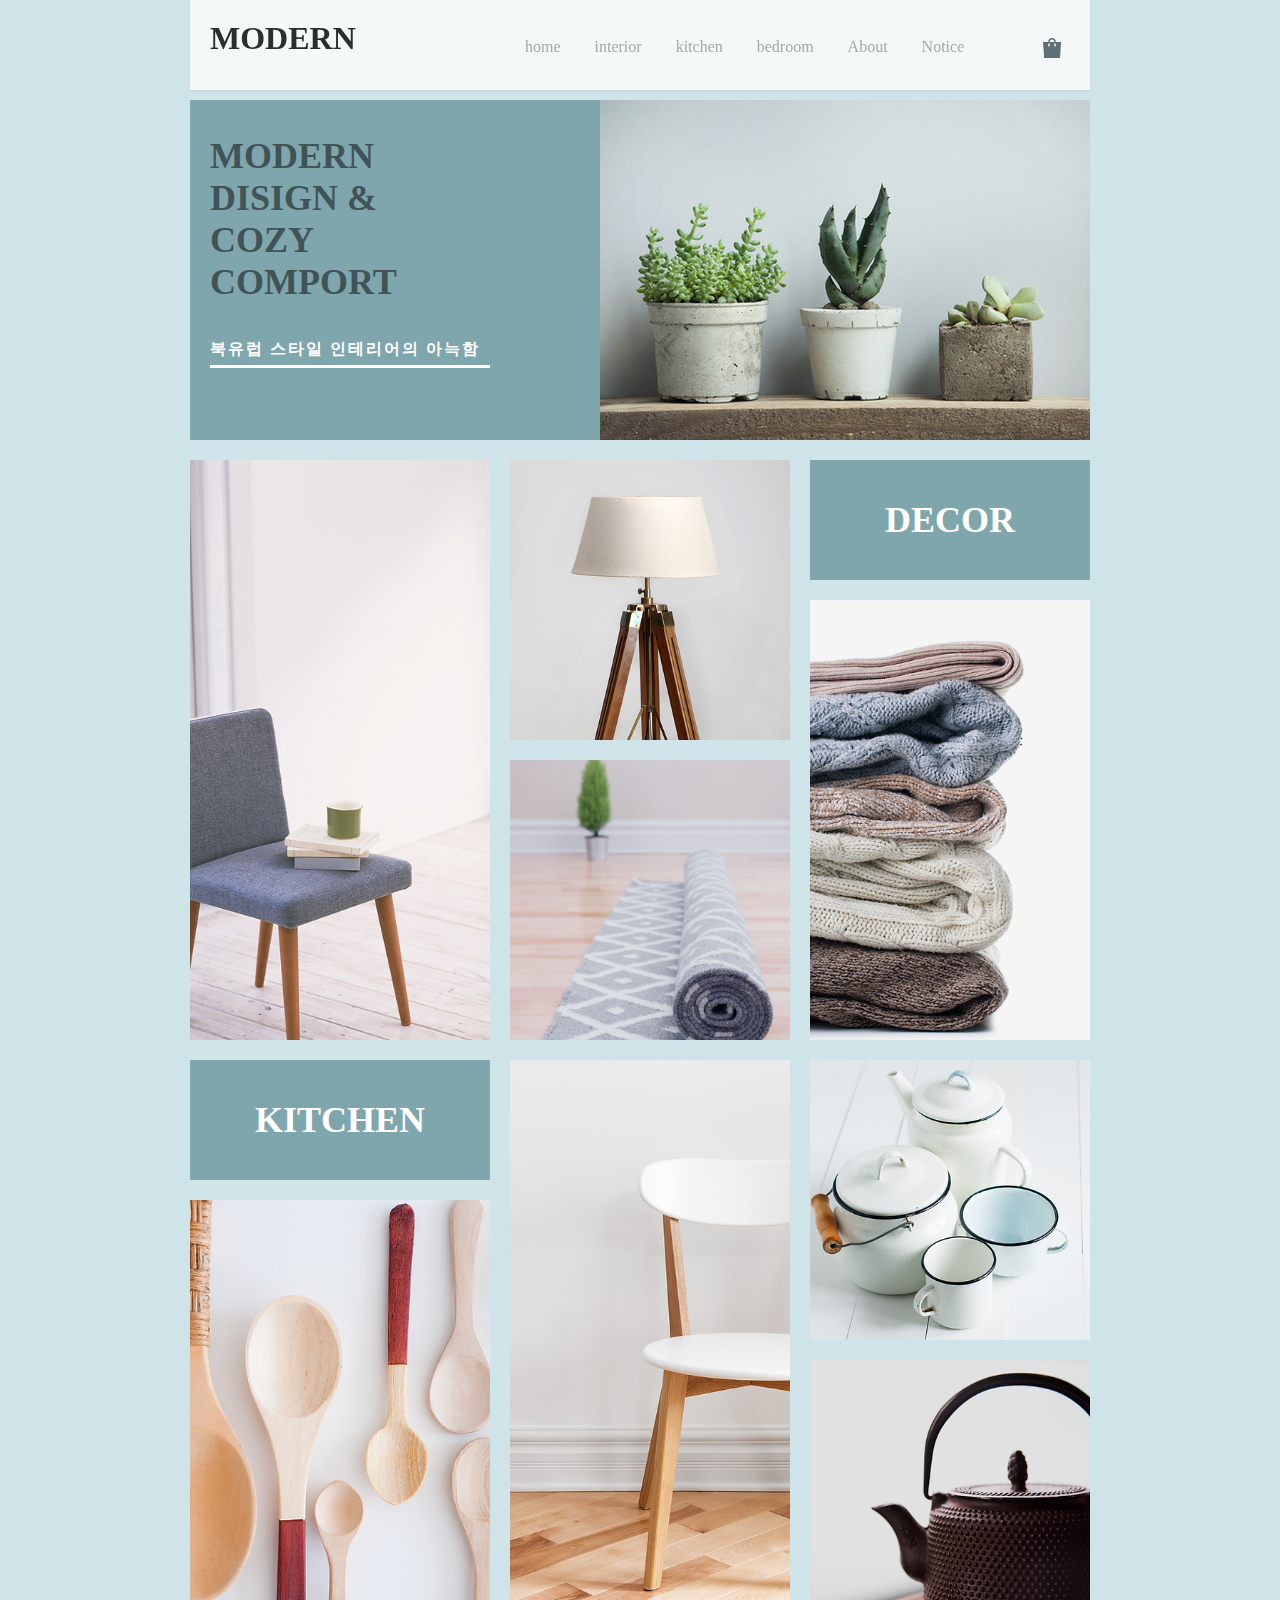
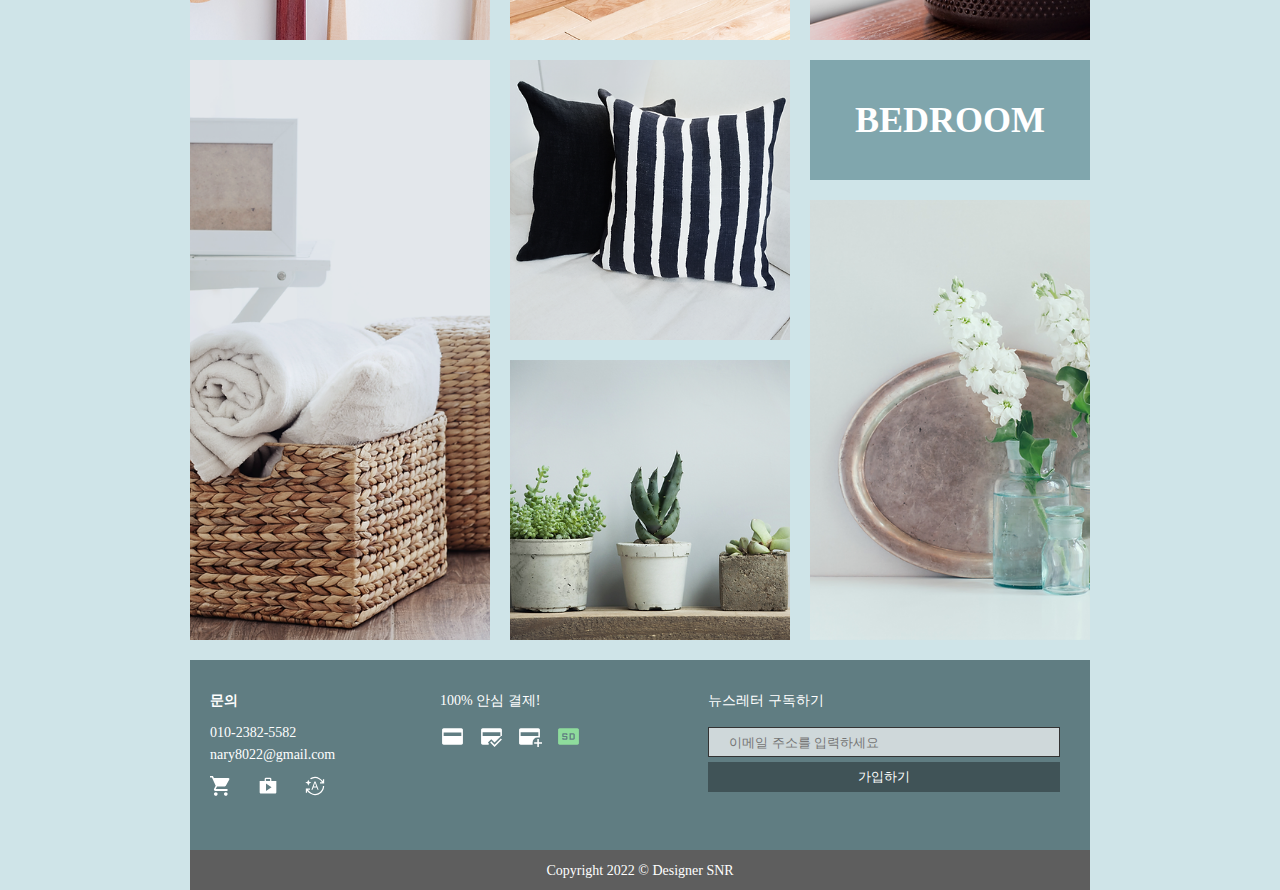
<file: index.html>
<!DOCTYPE html>
<html lang="ko">
<head>
    <meta charset="UTF-8">
    <meta http-equiv="X-UA-Compatible" content="IE=edge">
    <link rel="stylesheet" href="index.css">
    <link rel="stylesheet" href="furniture.css">
    <title>MODERN</title>
</head>
<body>
    <div id="wrap">
        <header>
            <h1><a href="index.html">MODERN</a></h1>
            <nav>
                <ul>
                    <li><a href="index.html">home</a></li>
                    <li><a href="interior.html">interior</a></li>
                    <li><a href="kitchen.html">kitchen</a></li>
                    <li><a href="bedroom.html">bedroom</a></li>
                    <li><a href="about.html">About</a></li>
                    <li><a href="notice.html">Notice</a></li>
                    <li><a href="26_layoutNew09.html"><img src="img/s_cart.svg" alt="카트"></a></li>
                </ul>
            </nav>
        </header>

        <main>
            <h2>MODERN DISIGN & COZY COMPORT</h2>
            <p>북유럽 스타일 인테리어의 아늑함</p>
        </main>



<!-- 이미지 첫번째 -->
        <section id="list01">
            <!-- 1번째 공간 -->
            <article id="layout1">
                <!-- 긴의자 -->
                <div class="pName">
                    <a href="detail.html">
                    <!-- 웹표준을 위해 div > a 순서로 처리 -->
                    <h4>Fabric wooden chair</h4>
                    <span>$97,000.00</span>
                    </a>
                </div>
            </article>
            <article id="layout2">
                <div class="img_style1">
                    <div class="pName">
                        <a href="detail.html">
                        <h4>Bedroom lamp</h4>
                        <span>$120,000.00</span>
                        </a>
                    </div>
                </div>
                <div class="img_style2">
                    <div class="pName">
                        <a href="detail.html">
                        <h4>Geometric pattern carpet</h4>
                        <span>$120,000.00</span>
                        </a>
                    </div>
                </div>
            </article>
            <article id="layout3">
                <div class="img_title"><a href="interior.html">DECOR</a></div>
                <div class="img_style3">
                    <div class="pName">
                        <a href="detail.html">
                        <h4>Geometric pattern carpet</h4>
                        <span>$120,000.00</span>
                        </a>
                    </div>
                </div>
            </article>
        </section>

        <section id="list02">
            <!-- 2번째 공간 -->
            <article id="layout3">
                <div class="img_title"><a href="kitchen.html">KITCHEN</a></div>
                <div class="img_style3">
                    <div class="pName">
                        <a href="detail.html">
                        <h4>Wooden spatula</h4>
                        <span>$55,000.00</span>
                        </a>
                    </div>
                </div>
            </article>
            <article id="layout1">
                <!-- 흰색의자 -->
                <div class="pName">
                    <a href="detail_pre.html">
                    <h4>Wooden chair</h4>
                    <span>$90,000.00</span>
                    </a>
                </div>
            </article>
            <article id="layout2">
                <div class="img_style1">
                    <div class="pName">
                        <a href="detail.html">
                        <h4>Teacup set</h4>
                        <span>$155,000.00</span>
                        </a>
                    </div>
                </div>
                <div class="img_style2">
                    <div class="pName">
                        <a href="detail_next.html">
                        <h4>Organic teapot</h4>
                        <span>$65,000.00</span>
                        </a>
                    </div>
                </div>
            </article>
        </section>


        <section id="list03">
            <!-- 3번째 공간 -->
            <article id="layout1">
                <!-- 수건 -->
                <div class="pName">
                    <a href="detail.html">
                    <h4>Organic towels</h4>
                    <span>$30,000.00</span>
                    </a>
                </div>
            </article>
            <article id="layout2">
                <div class="img_style1">
                    <div class="pName">
                        <a href="detail.html">
                        <h4>Modern cushion cover</h4>
                        <span>$10,000.00</span>
                        </a>
                    </div>
                </div>
                <div class="img_style2">
                    <div class="pName">
                        <a href="detail.html">
                        <h4>Pottery planter</h4>
                        <span>$20,000.00</span>
                        </a>
                    </div>
                </div>
            </article>
            <article id="layout3">
                <div class="img_title"><a href="bedroom.html">BEDROOM</a></div>
                <div class="img_style3">
                    <div class="pName">
                        <a href="detail.html">
                        <h4>Glass planter</h4>
                        <span>$20,000.00</span>
                        </a>
                    </div>
                </div>
            </article>
        </section>


        <footer>
            <div>
                <ul>
                    <li>
                        <!-- 1번째 공간 -->
                        <p>
                            <b>문의</b><br>
                            010-2382-5582<br>
                            nary8022@gmail.com
                        </p>
                        <p>
                            <!-- 웹아이콘 삽입 -->
                            <img src="img/cart.svg" alt="장바구니">
                            <img src="img/shop.svg" alt="쇼핑">
                            <img src="img/pay.svg" alt="페이">
                            <!-- svg활용 시 컨트롤+클릭으로 해당 아이콘 코드로 들어가서, 
                            path 태그에 fill 속성을 주면 됨 
                            
                            ※ <path  fill="#fff" d=......

                            -->
                        </p>
                    </li>
                    <li>
                        <!-- 2번째 공간 -->
                        <p>100% 안심 결제!</p>
                        <p>
                            <img src="img/card.svg" alt="카드">
                            <img src="img/card_ok.svg" alt="카드등록">
                            <img src="img/card_add.svg" alt="카드추가">
                            <img src="img/card_sd.svg" alt="sd카드">
                        </p>
                    </li>
                    <li>
                        <!-- 3번째 공간 -->
                        <p>뉴스레터 구독하기</p>
                        <input type="email" placeholder="이메일 주소를 입력하세요"><br>
                        <button>가입하기</button>
                    </li>
                </ul>
            </div>
            <div class="copy"><p>Copyright 2022 &copy; Designer SNR</p></div>
        </footer>

    </div>
</body>
</html>
</file>
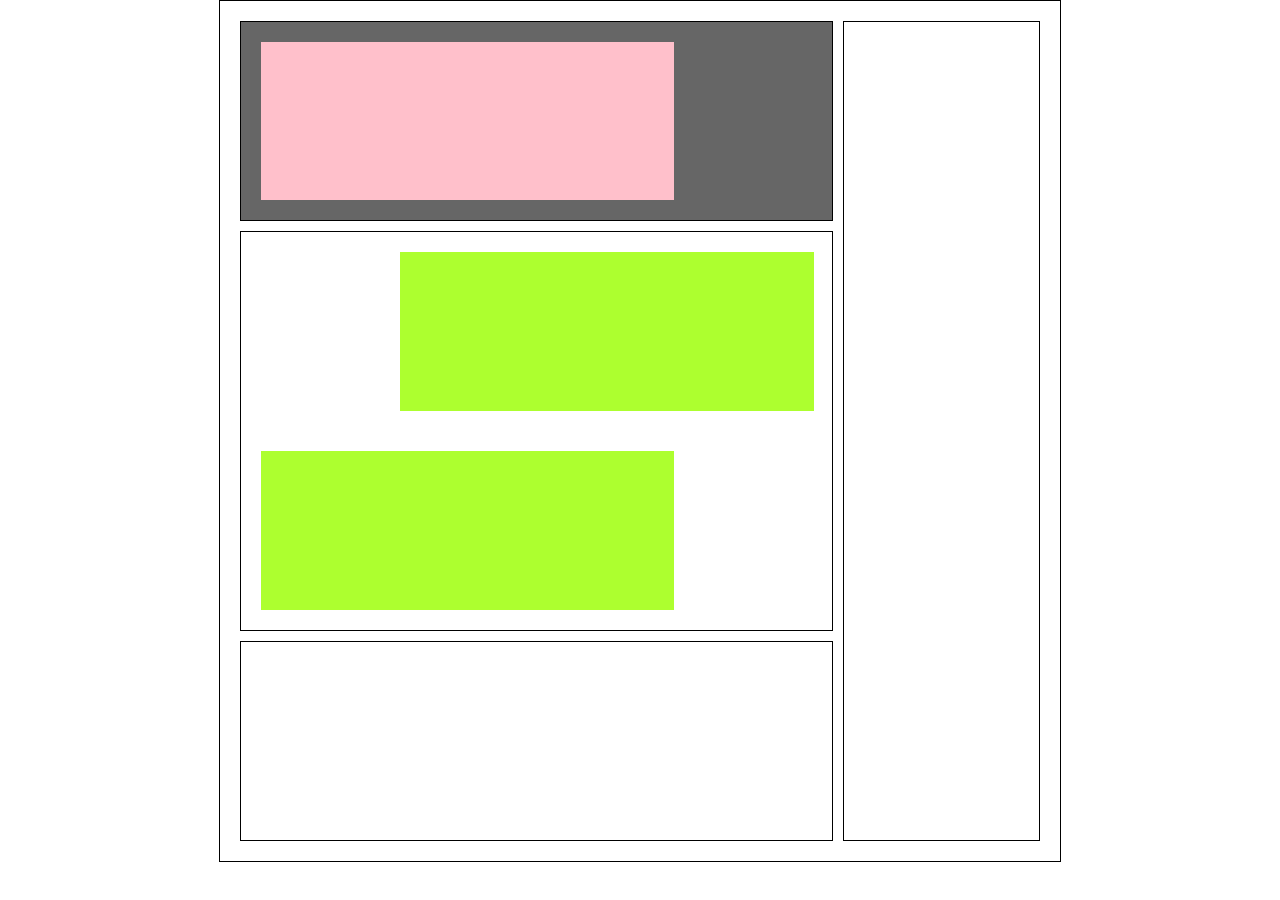
<file: 26_layoutNew09.html>
<!DOCTYPE html>
<html lang="ko">
<head>
    <meta charset="UTF-8">
    <meta http-equiv="X-UA-Compatible" content="IE=edge">
    <meta name="viewport" content="width=device-width, initial-scale=1.0">
    <link rel="stylesheet" href="layoutNew09.css">
    <title>새 레이아웃 09</title>
</head>
<body>
    <div id="wrap">
        <header>
            <div class="red"></div>
        </header>
        <section>
            <div class="green"></div>
            <div class="green"></div>
        </section>

        <aside></aside>
        <footer></footer>
    </div>
</body>
</html>
</file>
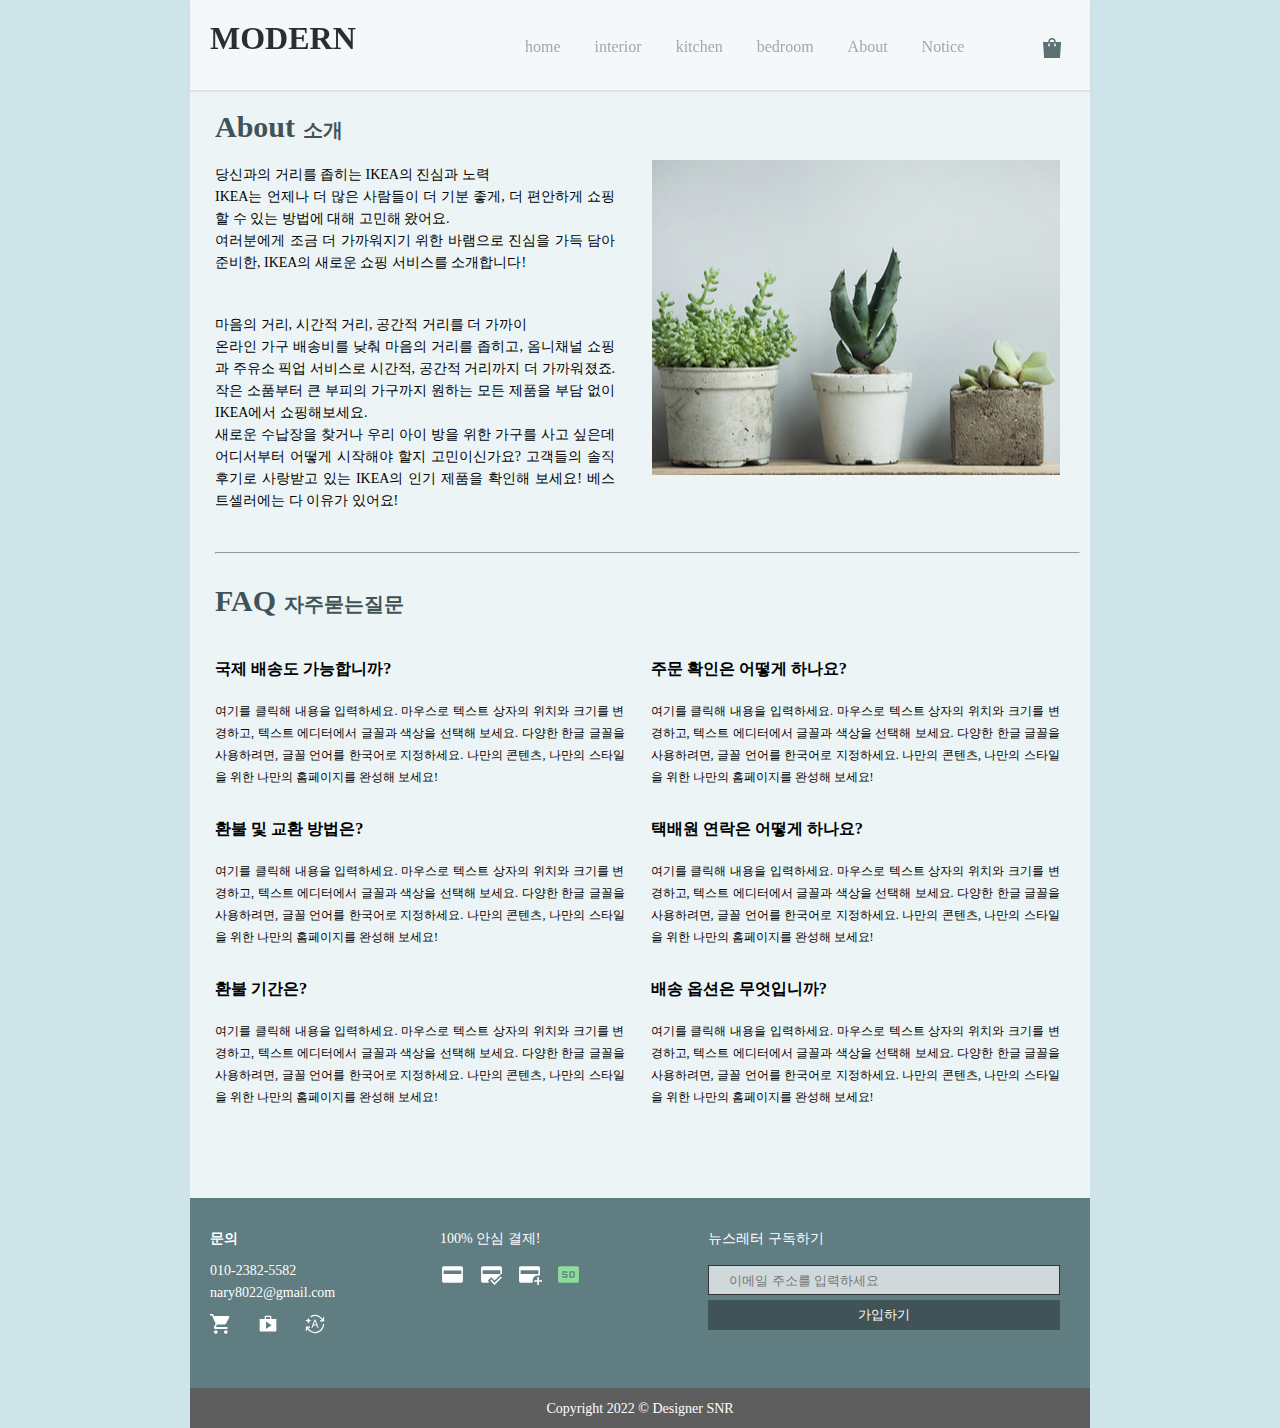
<file: about.html>
<!DOCTYPE html>
<html lang="ko">
<head>
    <meta charset="UTF-8">
    <meta http-equiv="X-UA-Compatible" content="IE=edge">
    <link rel="stylesheet" href="about.css">
    <link rel="stylesheet" href="furniture.css">
    <title>MODERN</title>
</head>
<body>
    <div id="wrap">
        <header>
            <h1><a href="index.html">MODERN</a></h1>
            <nav>
                <ul>
                    <li><a href="index.html">home</a></li>
                    <li><a href="interior.html">interior</a></li>
                    <li><a href="kitchen.html">kitchen</a></li>
                    <li><a href="bedroom.html">bedroom</a></li>
                    <li><a href="about.html">About</a></li>
                    <li><a href="notice.html">Notice</a></li>
                    <li><a href="#"><img src="img/s_cart.svg" alt="카트"></a></li>
                </ul>
            </nav>
        </header>

        <!-- 내용 시작 -->
        <section id="about">
            <h2>About <span>소개</span></h2>
            <div id="about_left">
                <p>당신과의 거리를 좁히는 IKEA의 진심과 노력​<br>
                IKEA는 언제나 더 많은 사람들이 더 기분 좋게, 더 편안하게 쇼핑할 수 있는 ​방법에 대해 고민해 왔어요​.<br>
                    
                여러분에게 조금 더 가까워지기 위한 바램으로 진심을 가득 담아 준비한, IKEA의 새로운 쇼핑 서비스를 소개합니다! </p>
                <p>
                마음의 거리, 시간적 거리, 공간적 거리를 더 가까이 <br>
                ​온라인 가구 배송비를 낮춰 마음의 거리를 좁히고, ​옴니채널 쇼핑과 주유소 픽업 서비스로 시간적, 공간적 거리까지 더 가까워졌죠. ​작은 소품부터 큰 부피의 가구까지 원하는 모든 제품을 부담 없이 IKEA에서 쇼핑해보세요.<br>
                새로운 수납장을 찾거나 우리 아이 방을 위한 가구를 사고 싶은데 어디서부터 어떻게 시작해야 할지 고민이신가요? 고객들의 솔직 후기로 사랑받고 있는 IKEA의 인기 제품을 확인해 보세요! 베스트셀러에는 다 이유가 있어요!
                </p>
            </div>
            <hr>
            <!-- 우측 이미지영역 -->
            <div id="about_right">
            </div>
        </section>

        <section id="faq">
            <h2>FAQ <span>자주묻는질문</span></h2>
            <div id="faq_column">
                <h3>국제 배송도 가능합니까?</h3>
                <p>여기를 클릭해 내용을 입력하세요. 마우스로 텍스트 상자의 위치와 크기를 변경하고, 텍스트 에디터에서 글꼴과 색상을 선택해 보세요. 다양한 한글 글꼴을 사용하려면, 글꼴 언어를 한국어로 지정하세요. 나만의 콘텐츠, 나만의 스타일을 위한 나만의 홈페이지를 완성해 보세요!</p>

                <h3>환불 및 교환 방법은?</h3>
                <p>여기를 클릭해 내용을 입력하세요. 마우스로 텍스트 상자의 위치와 크기를 변경하고, 텍스트 에디터에서 글꼴과 색상을 선택해 보세요. 다양한 한글 글꼴을 사용하려면, 글꼴 언어를 한국어로 지정하세요. 나만의 콘텐츠, 나만의 스타일을 위한 나만의 홈페이지를 완성해 보세요!</p>

                <h3>환불 기간은?</h3>
                <p>여기를 클릭해 내용을 입력하세요. 마우스로 텍스트 상자의 위치와 크기를 변경하고, 텍스트 에디터에서 글꼴과 색상을 선택해 보세요. 다양한 한글 글꼴을 사용하려면, 글꼴 언어를 한국어로 지정하세요. 나만의 콘텐츠, 나만의 스타일을 위한 나만의 홈페이지를 완성해 보세요!</p>

                <h3>주문 확인은 어떻게 하나요?</h3>
                <p>여기를 클릭해 내용을 입력하세요. 마우스로 텍스트 상자의 위치와 크기를 변경하고, 텍스트 에디터에서 글꼴과 색상을 선택해 보세요. 다양한 한글 글꼴을 사용하려면, 글꼴 언어를 한국어로 지정하세요. 나만의 콘텐츠, 나만의 스타일을 위한 나만의 홈페이지를 완성해 보세요!</p>

                <h3>택배원 연락은 어떻게 하나요?</h3>
                <p>여기를 클릭해 내용을 입력하세요. 마우스로 텍스트 상자의 위치와 크기를 변경하고, 텍스트 에디터에서 글꼴과 색상을 선택해 보세요. 다양한 한글 글꼴을 사용하려면, 글꼴 언어를 한국어로 지정하세요. 나만의 콘텐츠, 나만의 스타일을 위한 나만의 홈페이지를 완성해 보세요!</p>

                <h3>배송 옵션은 무엇입니까?</h3>
                <p>여기를 클릭해 내용을 입력하세요. 마우스로 텍스트 상자의 위치와 크기를 변경하고, 텍스트 에디터에서 글꼴과 색상을 선택해 보세요. 다양한 한글 글꼴을 사용하려면, 글꼴 언어를 한국어로 지정하세요. 나만의 콘텐츠, 나만의 스타일을 위한 나만의 홈페이지를 완성해 보세요!</p>

            </div>
        </section>



        <!-- 푸터 시작 -->
        <footer>
            <div>
                <ul>
                    <li>
                        <!-- 1번째 공간 -->
                        <p>
                            <b>문의</b><br>
                            010-2382-5582<br>
                            nary8022@gmail.com
                        </p>
                        <p>
                            <!-- 웹아이콘 삽입 -->
                            <img src="img/cart.svg" alt="장바구니">
                            <img src="img/shop.svg" alt="쇼핑">
                            <img src="img/pay.svg" alt="페이">
                            <!-- svg활용 시 컨트롤+클릭으로 해당 아이콘 코드로 들어가서, 
                            path 태그에 fill 속성을 주면 됨 
                            
                            ※ <path  fill="#fff" d=......

                            -->
                        </p>
                    </li>
                    <li>
                        <!-- 2번째 공간 -->
                        <p>100% 안심 결제!</p>
                        <p>
                            <img src="img/card.svg" alt="카드">
                            <img src="img/card_ok.svg" alt="카드등록">
                            <img src="img/card_add.svg" alt="카드추가">
                            <img src="img/card_sd.svg" alt="sd카드">
                        </p>
                    </li>
                    <li>
                        <!-- 3번째 공간 -->
                        <p>뉴스레터 구독하기</p>
                        <input type="email" placeholder="이메일 주소를 입력하세요"><br>
                        <button>가입하기</button>
                    </li>
                </ul>
            </div>
            <div class="copy"><p>Copyright 2022 &copy; Designer SNR</p></div>
        </footer>

    </div>
</body>
</html>
</file>
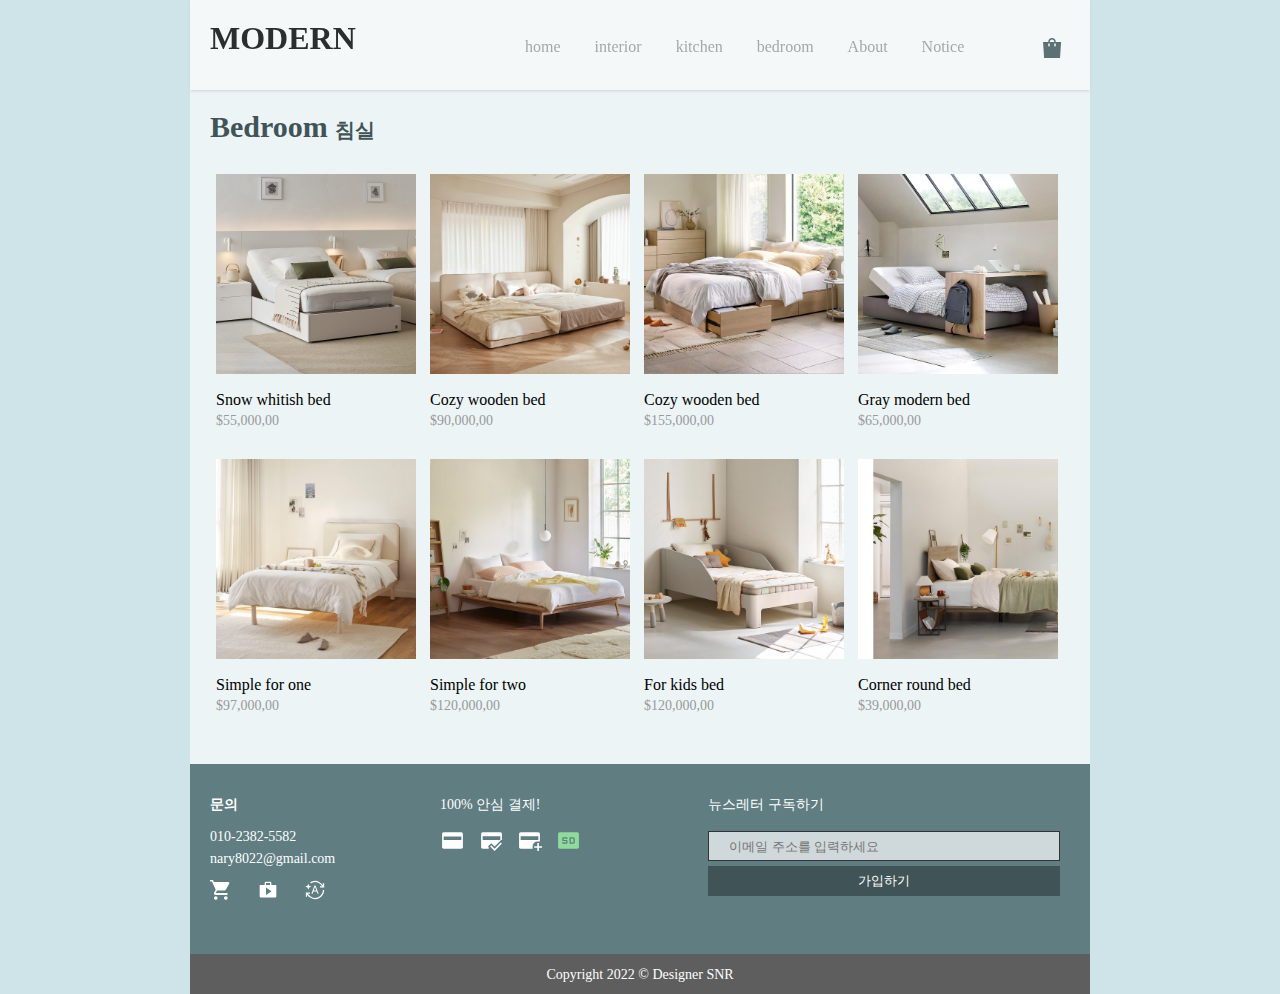
<file: bedroom.html>
<!DOCTYPE html>
<html lang="ko">
<head>
    <meta charset="UTF-8">
    <meta http-equiv="X-UA-Compatible" content="IE=edge">
    <link rel="stylesheet" href="bedroom.css">
    <link rel="stylesheet" href="furniture.css">
    <title>MODERN</title>
</head>
<body>
    <div id="wrap">
        <header>
            <h1><a href="index.html">MODERN</a></h1>
            <nav>
                <ul>
                    <li><a href="index.html">home</a></li>
                    <li><a href="interior.html">interior</a></li>
                    <li><a href="kitchen.html">kitchen</a></li>
                    <li><a href="bedroom.html">bedroom</a></li>
                    <li><a href="about.html">About</a></li>
                    <li><a href="notice.html">Notice</a></li>
                    <li><a href="#"><img src="img/s_cart.svg" alt="카트"></a></li>
                </ul>
            </nav>
        </header>

        <!-- 내용 시작 -->
        <section id="bedroom">
            <h2>Bedroom <span>침실</span></h2>
            <div id="items">
                <div class="itemList">
                    <a href="detail.html">
                    <div id="item01" class="prodImg"></div>
                    <div class="pName">
                        <p>Snow whitish bed</p>
                        <span>$55,000,00</span>
                    </div>
                </a>
                </div>
                <div class="itemList">
                    <a href="detail.html">
                    <div id="item02" class="prodImg"></div>
                    <div class="pName">
                        <p>Cozy wooden bed</p>
                        <span>$90,000,00</span>
                    </div>
                </a>
                </div>
                <div class="itemList">
                    <a href="detail.html">
                    <div id="item03" class="prodImg"></div>
                    <div class="pName">
                        <p>Cozy wooden bed</p>
                        <span>$155,000,00</span>
                    </div>
                </a>
                </div>
                <div class="itemList">
                    <a href="detail.html">
                    <div id="item04" class="prodImg"></div>
                    <div class="pName">
                        <p>Gray modern bed</p>
                        <span>$65,000,00</span>
                    </div>
                </a>
                </div>

                <div class="itemList">
                    <a href="detail.html">
                    <div id="item05" class="prodImg"></div>
                    <div class="pName">
                        <p>Simple for one</p>
                        <span>$97,000,00</span>
                    </div>
                </a>
                </div>
                <div class="itemList">
                    <a href="detail.html">
                    <div id="item06" class="prodImg"></div>
                    <div class="pName">
                        <p>Simple for two</p>
                        <span>$120,000,00</span>
                    </div>
                </a>
                </div>
                <div class="itemList">
                    <a href="detail.html">
                    <div id="item07" class="prodImg"></div>
                    <div class="pName">
                        <p>For kids bed</p>
                        <span>$120,000,00</span>
                    </div>
                </a>
                </div>
                <div class="itemList">
                    <a href="detail.html">
                    <div id="item08" class="prodImg"></div>
                    <div class="pName">
                        <p>Corner round bed
                        </p>
                        <span>$39,000,00</span>
                    </div>
                    </a>
                </div>
            </div>

        </section>




        <!-- 푸터 시작 -->
        <footer>
            <div>
                <ul>
                    <li>
                        <!-- 1번째 공간 -->
                        <p>
                            <b>문의</b><br>
                            010-2382-5582<br>
                            nary8022@gmail.com
                        </p>
                        <p>
                            <!-- 웹아이콘 삽입 -->
                            <img src="img/cart.svg" alt="장바구니">
                            <img src="img/shop.svg" alt="쇼핑">
                            <img src="img/pay.svg" alt="페이">
                            <!-- svg활용 시 컨트롤+클릭으로 해당 아이콘 코드로 들어가서, 
                            path 태그에 fill 속성을 주면 됨 
                            
                            ※ <path  fill="#fff" d=......

                            -->
                        </p>
                    </li>
                    <li>
                        <!-- 2번째 공간 -->
                        <p>100% 안심 결제!</p>
                        <p>
                            <img src="img/card.svg" alt="카드">
                            <img src="img/card_ok.svg" alt="카드등록">
                            <img src="img/card_add.svg" alt="카드추가">
                            <img src="img/card_sd.svg" alt="sd카드">
                        </p>
                    </li>
                    <li>
                        <!-- 3번째 공간 -->
                        <p>뉴스레터 구독하기</p>
                        <input type="email" placeholder="이메일 주소를 입력하세요"><br>
                        <button>가입하기</button>
                    </li>
                </ul>
            </div>
            <div class="copy"><p>Copyright 2022 &copy; Designer SNR</p></div>
        </footer>

    </div>
</body>
</html>
</file>
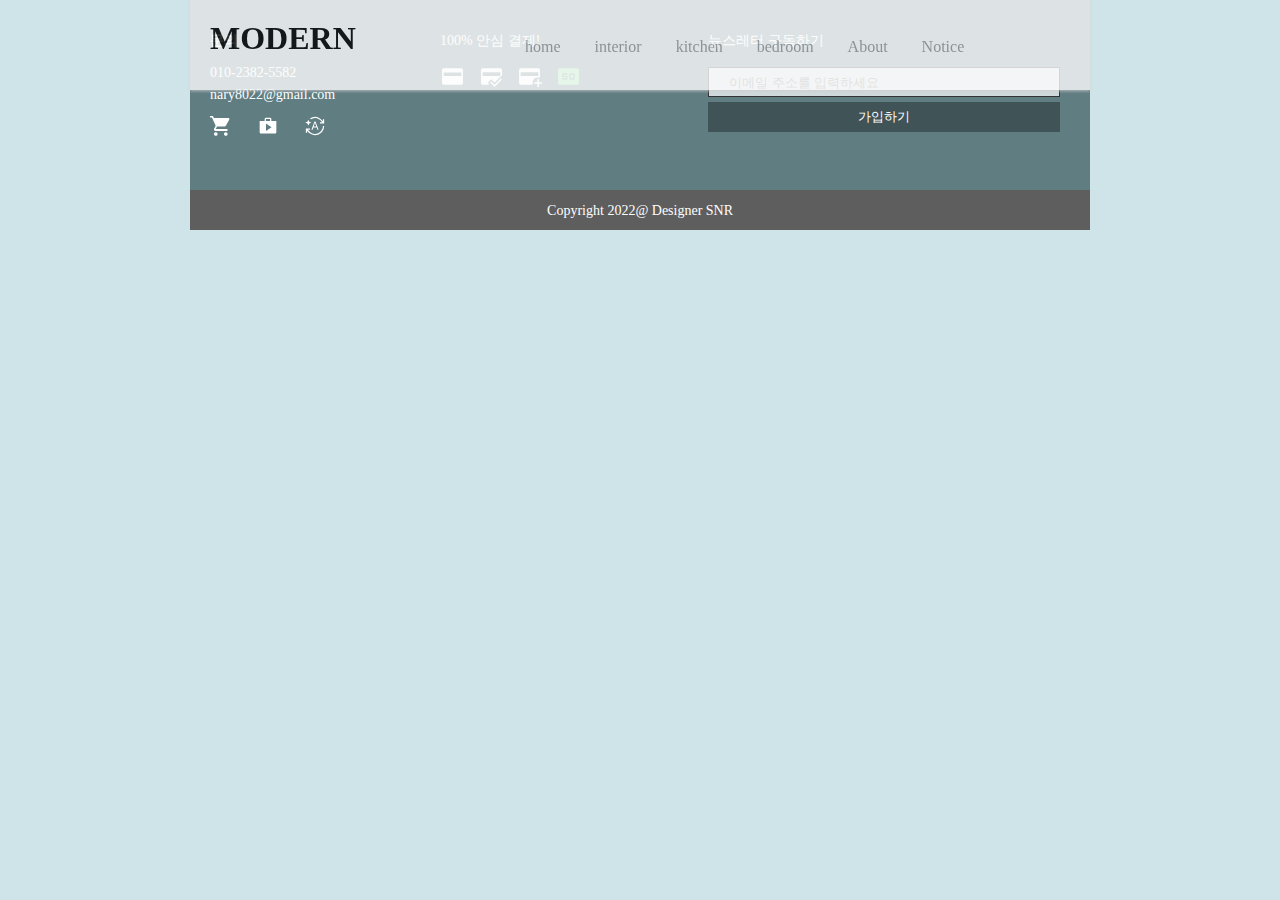
<file: common.html>
<!DOCTYPE html>
<html lang="ko">
<head>
    <meta charset="UTF-8">
    <meta http-equiv="X-UA-Compatible" content="IE=edge">
    <link rel="stylesheet" href="index.css">
    <link rel="stylesheet" href="furniture.css">
    <title>MODERN</title>
</head>
<body>
    <div id="wrap">
        <header>
            <h1>MODERN</h1>
            <nav>
                <ul>
                    <li><a href="index.html">home</a></li>
                    <li><a href="interior.html">interior</a></li>
                    <li><a href="kitchen.html">kitchen</a></li>
                    <li><a href="bedroom.html">bedroom</a></li>
                    <li><a href="about.html">About</a></li>
                    <li><a href="notice.html">Notice</a></li>
                </ul>
            </nav>
        </header>

        <!-- 내용 시작 -->




        <!-- 푸터 시작 -->
        <footer>
            <div>
                <ul>
                    <li>
                        <!-- 1번째 공간 -->
                        <p>
                            <b>문의</b><br>
                            010-2382-5582<br>
                            nary8022@gmail.com
                        </p>
                        <p>
                            <!-- 웹아이콘 삽입 -->
                            <img src="img/cart.svg" alt="장바구니">
                            <img src="img/shop.svg" alt="쇼핑">
                            <img src="img/pay.svg" alt="페이">
                            <!-- svg활용 시 컨트롤+클릭으로 해당 아이콘 코드로 들어가서, 
                            path 태그에 fill 속성을 주면 됨 
                            
                            ※ <path  fill="#fff" d=......

                            -->
                        </p>
                    </li>
                    <li>
                        <!-- 2번째 공간 -->
                        <p>100% 안심 결제!</p>
                        <p>
                            <img src="img/card.svg" alt="카드">
                            <img src="img/card_ok.svg" alt="카드등록">
                            <img src="img/card_add.svg" alt="카드추가">
                            <img src="img/card_sd.svg" alt="sd카드">
                        </p>
                    </li>
                    <li>
                        <!-- 3번째 공간 -->
                        <p>뉴스레터 구독하기</p>
                        <input type="email" placeholder="이메일 주소를 입력하세요"><br>
                        <button>가입하기</button>
                    </li>
                </ul>
            </div>
            <div class="copy"><p>Copyright 2022@ Designer SNR</p></div>
        </footer>

    </div>
</body>
</html>
</file>
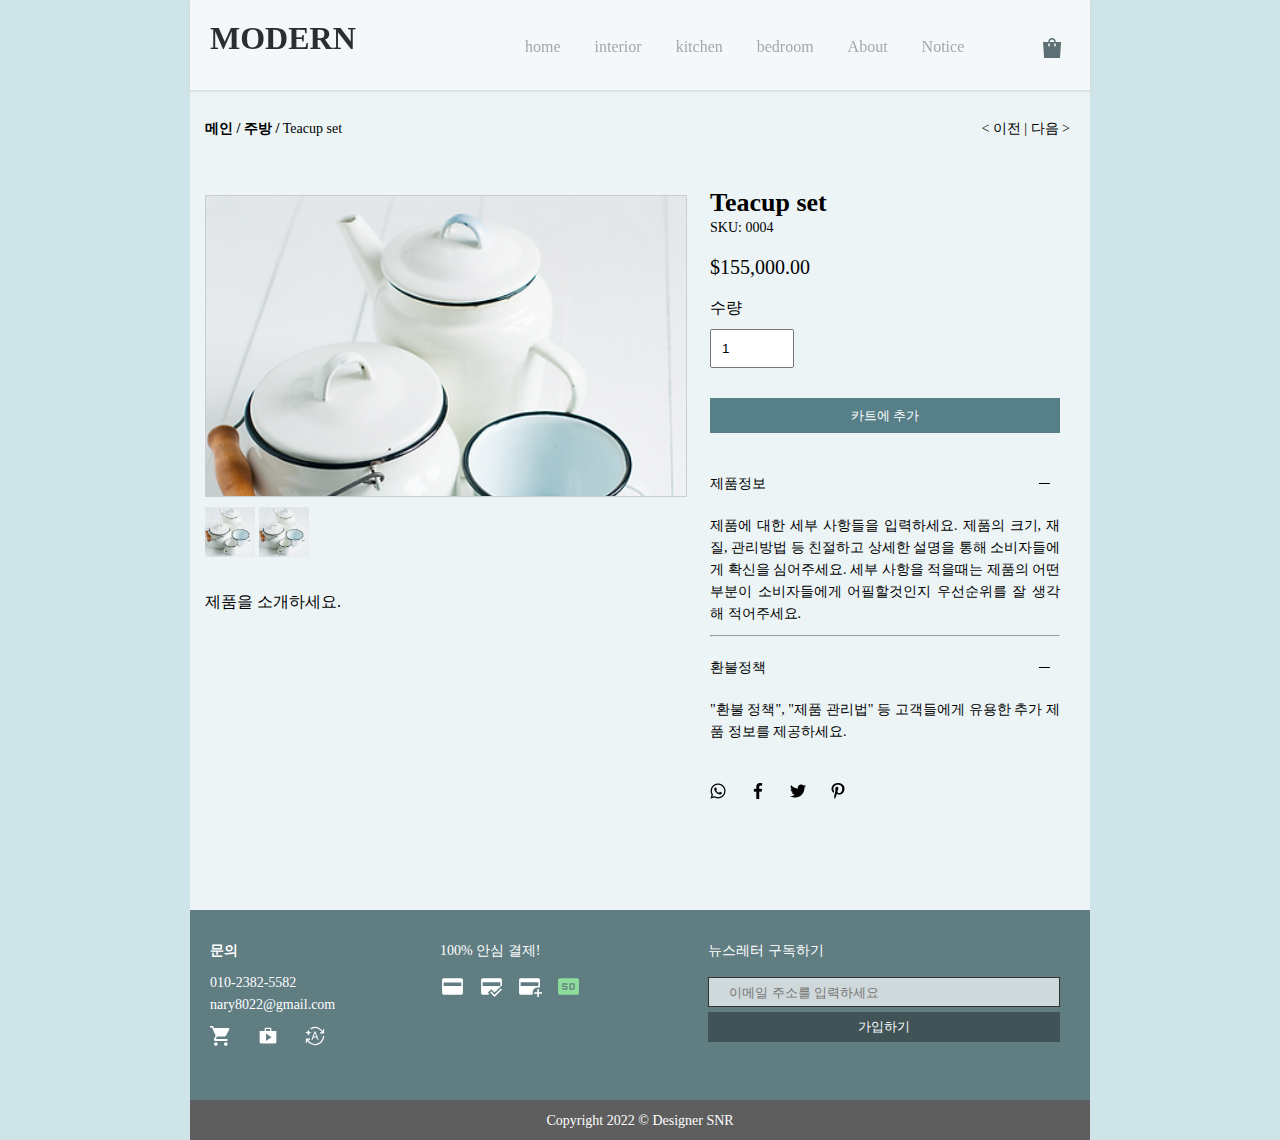
<file: detail.html>
<!DOCTYPE html>
<html lang="ko">
<head>
    <meta charset="UTF-8">
    <meta http-equiv="X-UA-Compatible" content="IE=edge">
    <link rel="stylesheet" href="detail.css">
    <link rel="stylesheet" href="furniture.css">
    <title>MODERN</title>
</head>
<body>
    <div id="wrap">
        <header>
            <h1><a href="index.html">MODERN</a></h1>
            <nav>
                <ul>
                    <li><a href="index.html">home</a></li>
                    <li><a href="interior.html">interior</a></li>
                    <li><a href="kitchen.html">kitchen</a></li>
                    <li><a href="bedroom.html">bedroom</a></li>
                    <li><a href="about.html">About</a></li>
                    <li><a href="notice.html">Notice</a></li>
                    <li><a href="#"><img src="img/s_cart.svg" alt="카트"></a></li>
                </ul>
            </nav>
        </header>

        <!-- 내용 시작 -->
        <section>
            <div id="top">
                <span><a href="kitchen.html"><b><a href="index.html">메인 </a>/<a href="kitchen.html"> 주방 / </a></b>Teacup set</a></span>
                <span><a href="detail_pre.html">&lt; 이전</a> | <a href="detail_next.html">다음 &gt;</a></span>
                
            </div>

            <div id="detail_left">
                <div id="big_img"></div>
                <div class="small_img"></div>
                <div class="small_img"></div>
                <p>제품을 소개하세요.</p>
            </div>



            <div id="detail_right">
                <h3>Teacup set</h3>
                <span>SKU: 0004</span>
                <p id="price">$155,000.00</p>

                <label for="itemNumber">수량</label><br>
                    <input type="number" id="itemNumber" name="itemNumber" required min="1" value="1">
                    <br>
                    <button type="submit">카트에 추가</button>

                    
                    <div id="detail_text">
                        <details open>
                        <summary>
                        <p class="pTitle">제품정보</p>
                        </summary>
                        <p>제품에 대한 세부 사항들을 입력하세요. 제품의 크기, 재질, 관리방법 등 친절하고 상세한 설명을 통해 소비자들에게 확신을 심어주세요. 세부 사항을 적을때는 제품의 어떤 부분이 소비자들에게 어필할것인지 우선순위를 잘 생각해 적어주세요.</p>
                    </details>
                        <hr>
                    <details open>
                        <summary>
                        <p class="pTitle">환불정책</p>
                        </summary>
                        <p>"환불 정책", "제품 관리법" 등 고객들에게 유용한 추가 제품 정보를 제공하세요.</p>
                    </details>
                        <img src="img/whatsapp (1).png" alt="whatsapp">
                        <img src="img/facebook-app-symbol.png" alt="facebook">
                        <img src="img/twitter.png" alt="twitter">
                        <img src="img/pinterest.png" alt="pinterest">
                    </div>

            </div>
        </section>



        <!-- 푸터 시작 -->
        <footer>
            <div>
                <ul>
                    <li>
                        <!-- 1번째 공간 -->
                        <p>
                            <b>문의</b><br>
                            010-2382-5582<br>
                            nary8022@gmail.com
                        </p>
                        <p>
                            <!-- 웹아이콘 삽입 -->
                            <img src="img/cart.svg" alt="장바구니">
                            <img src="img/shop.svg" alt="쇼핑">
                            <img src="img/pay.svg" alt="페이">
                            <!-- svg활용 시 컨트롤+클릭으로 해당 아이콘 코드로 들어가서, 
                            path 태그에 fill 속성을 주면 됨 
                            
                            ※ <path  fill="#fff" d=......

                            -->
                        </p>
                    </li>
                    <li>
                        <!-- 2번째 공간 -->
                        <p>100% 안심 결제!</p>
                        <p>
                            <img src="img/card.svg" alt="카드">
                            <img src="img/card_ok.svg" alt="카드등록">
                            <img src="img/card_add.svg" alt="카드추가">
                            <img src="img/card_sd.svg" alt="sd카드">
                        </p>
                    </li>
                    <li>
                        <!-- 3번째 공간 -->
                        <p>뉴스레터 구독하기</p>
                        <input type="email" placeholder="이메일 주소를 입력하세요"><br>
                        <button>가입하기</button>
                    </li>
                </ul>
            </div>
            <div class="copy"><p>Copyright 2022 &copy; Designer SNR</p></div>
        </footer>

    </div>
</body>
</html>
</file>
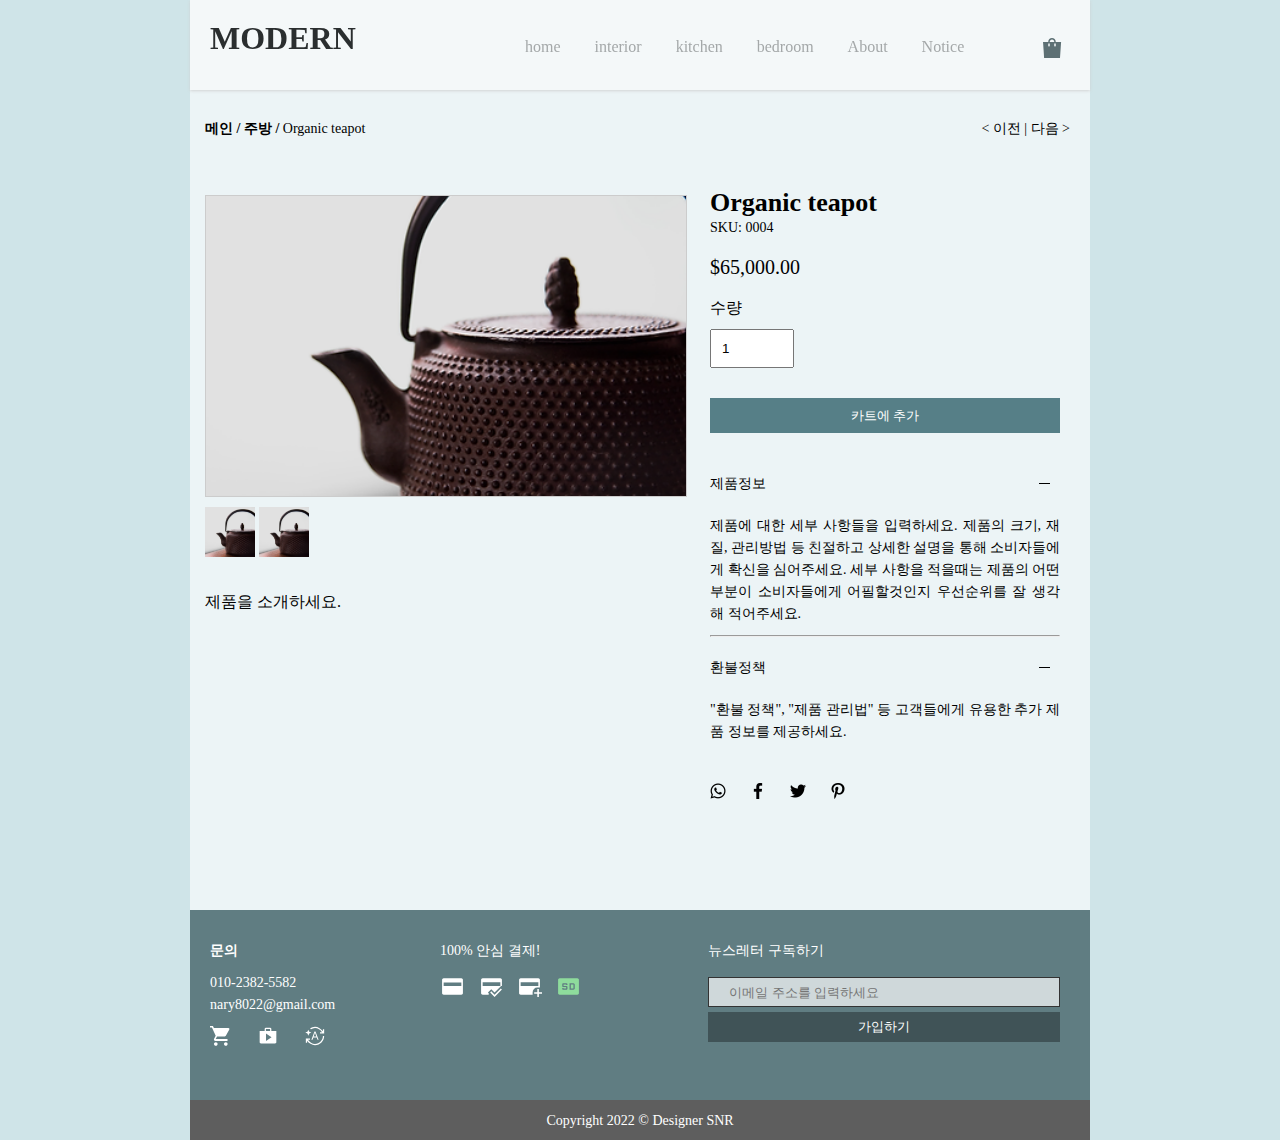
<file: detail_next.html>
<!DOCTYPE html>
<html lang="ko">
<head>
    <meta charset="UTF-8">
    <meta http-equiv="X-UA-Compatible" content="IE=edge">
    <link rel="stylesheet" href="detail_next.css">
    <link rel="stylesheet" href="furniture.css">
    <title>MODERN</title>
</head>
<body>
    <div id="wrap">
        <header>
            <h1><a href="index.html">MODERN</a></h1>
            <nav>
                <ul>
                    <li><a href="index.html">home</a></li>
                    <li><a href="interior.html">interior</a></li>
                    <li><a href="kitchen.html">kitchen</a></li>
                    <li><a href="bedroom.html">bedroom</a></li>
                    <li><a href="about.html">About</a></li>
                    <li><a href="notice.html">Notice</a></li>
                    <li><a href="#"><img src="img/s_cart.svg" alt="카트"></a></li>
                </ul>
            </nav>
        </header>

        <!-- 내용 시작 -->
        <section>
            <div id="top">
                <span><a href="kitchen.html"><b><a href="index.html">메인 </a>/<a href="kitchen.html"> 주방 / </a></b>Organic teapot</a></span>
                <span><a href="detail.html">&lt; 이전</a> | <a href="#">다음 &gt;</a></span>
                
            </div>

            <div id="detail_left">
                <div id="big_img"></div>
                <div class="small_img"></div>
                <div class="small_img"></div>
                <p>제품을 소개하세요.</p>
            </div>



            <div id="detail_right">
                <h3>Organic teapot</h3>
                <span>SKU: 0004</span>
                <p id="price">$65,000.00</p>

                <label for="itemNumber">수량</label><br>
                    <input type="number" id="itemNumber" name="itemNumber" required min="1" value="1">
                    <br>
                    <button type="submit">카트에 추가</button>

                    
                    <div id="detail_text">
                        <details open>
                        <summary>
                        <p class="pTitle">제품정보</p>
                        </summary>
                        <p>제품에 대한 세부 사항들을 입력하세요. 제품의 크기, 재질, 관리방법 등 친절하고 상세한 설명을 통해 소비자들에게 확신을 심어주세요. 세부 사항을 적을때는 제품의 어떤 부분이 소비자들에게 어필할것인지 우선순위를 잘 생각해 적어주세요.</p>
                    </details>
                        <hr>
                    <details open>
                        <summary>
                        <p class="pTitle">환불정책</p>
                        </summary>
                        <p>"환불 정책", "제품 관리법" 등 고객들에게 유용한 추가 제품 정보를 제공하세요.</p>
                    </details>
                        <img src="img/whatsapp (1).png" alt="whatsapp">
                        <img src="img/facebook-app-symbol.png" alt="facebook">
                        <img src="img/twitter.png" alt="twitter">
                        <img src="img/pinterest.png" alt="pinterest">
                    </div>

            </div>
        </section>



        <!-- 푸터 시작 -->
        <footer>
            <div>
                <ul>
                    <li>
                        <!-- 1번째 공간 -->
                        <p>
                            <b>문의</b><br>
                            010-2382-5582<br>
                            nary8022@gmail.com
                        </p>
                        <p>
                            <!-- 웹아이콘 삽입 -->
                            <img src="img/cart.svg" alt="장바구니">
                            <img src="img/shop.svg" alt="쇼핑">
                            <img src="img/pay.svg" alt="페이">
                            <!-- svg활용 시 컨트롤+클릭으로 해당 아이콘 코드로 들어가서, 
                            path 태그에 fill 속성을 주면 됨 
                            
                            ※ <path  fill="#fff" d=......

                            -->
                        </p>
                    </li>
                    <li>
                        <!-- 2번째 공간 -->
                        <p>100% 안심 결제!</p>
                        <p>
                            <img src="img/card.svg" alt="카드">
                            <img src="img/card_ok.svg" alt="카드등록">
                            <img src="img/card_add.svg" alt="카드추가">
                            <img src="img/card_sd.svg" alt="sd카드">
                        </p>
                    </li>
                    <li>
                        <!-- 3번째 공간 -->
                        <p>뉴스레터 구독하기</p>
                        <input type="email" placeholder="이메일 주소를 입력하세요"><br>
                        <button>가입하기</button>
                    </li>
                </ul>
            </div>
            <div class="copy"><p>Copyright 2022 &copy; Designer SNR</p></div>
        </footer>

    </div>
</body>
</html>
</file>
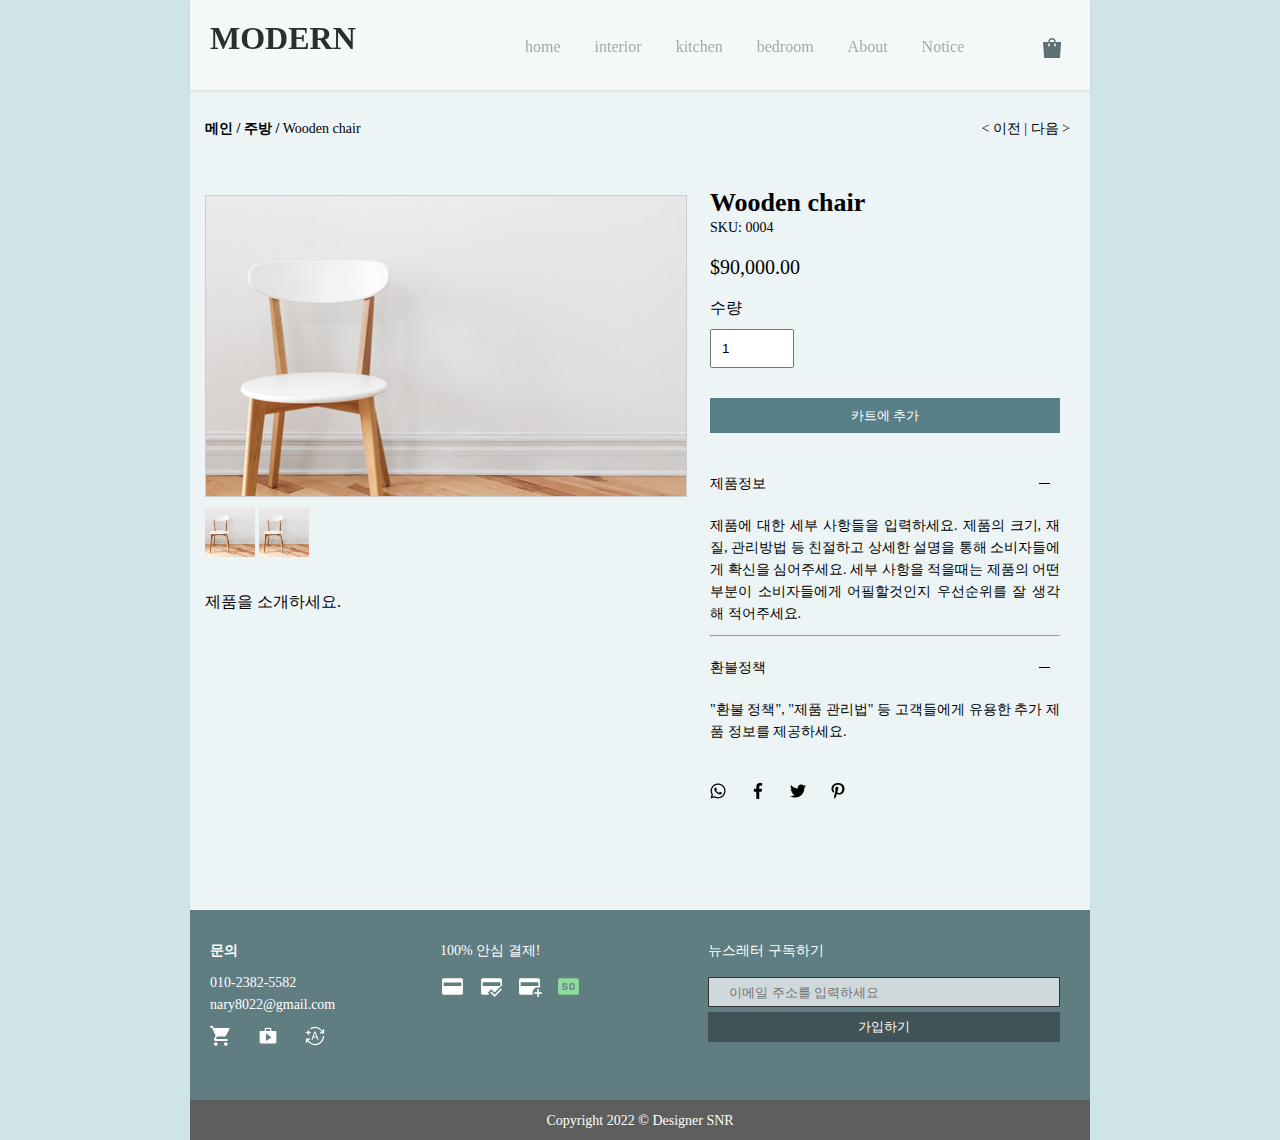
<file: detail_pre.html>
<!DOCTYPE html>
<html lang="ko">
<head>
    <meta charset="UTF-8">
    <meta http-equiv="X-UA-Compatible" content="IE=edge">
    <link rel="stylesheet" href="detail_pre.css">
    <link rel="stylesheet" href="furniture.css">
    <title>MODERN</title>
</head>
<body>
    <div id="wrap">
        <header>
            <h1><a href="index.html">MODERN</a></h1>
            <nav>
                <ul>
                    <li><a href="index.html">home</a></li>
                    <li><a href="interior.html">interior</a></li>
                    <li><a href="kitchen.html">kitchen</a></li>
                    <li><a href="bedroom.html">bedroom</a></li>
                    <li><a href="about.html">About</a></li>
                    <li><a href="notice.html">Notice</a></li>
                    <li><a href="#"><img src="img/s_cart.svg" alt="카트"></a></li>
                </ul>
            </nav>
        </header>

        <!-- 내용 시작 -->
        <section>
            <div id="top">
                <span><a href="kitchen.html"><b><a href="index.html">메인 </a>/<a href="kitchen.html"> 주방 / </a></b>Wooden chair</a></span>
                <span><a href="#">&lt; 이전</a> | <a href="detail.html">다음 &gt;</a></span>
                
            </div>

            <div id="detail_left">
                <div id="big_img"></div>
                <div class="small_img"></div>
                <div class="small_img"></div>
                <p>제품을 소개하세요.</p>
            </div>



            <div id="detail_right">
                <h3>Wooden chair</h3>
                <span>SKU: 0004</span>
                <p id="price">$90,000.00</p>

                <label for="itemNumber">수량</label><br>
                    <input type="number" id="itemNumber" name="itemNumber" required min="1" value="1">
                    <br>
                    <button type="submit">카트에 추가</button>

                    
                    <div id="detail_text">
                        <details open>
                        <summary>
                        <p class="pTitle">제품정보</p>
                        </summary>
                        <p>제품에 대한 세부 사항들을 입력하세요. 제품의 크기, 재질, 관리방법 등 친절하고 상세한 설명을 통해 소비자들에게 확신을 심어주세요. 세부 사항을 적을때는 제품의 어떤 부분이 소비자들에게 어필할것인지 우선순위를 잘 생각해 적어주세요.</p>
                    </details>
                        <hr>
                    <details open>
                        <summary>
                        <p class="pTitle">환불정책</p>
                        </summary>
                        <p>"환불 정책", "제품 관리법" 등 고객들에게 유용한 추가 제품 정보를 제공하세요.</p>
                    </details>
                        <img src="img/whatsapp (1).png" alt="whatsapp">
                        <img src="img/facebook-app-symbol.png" alt="facebook">
                        <img src="img/twitter.png" alt="twitter">
                        <img src="img/pinterest.png" alt="pinterest">
                    </div>

            </div>
        </section>



        <!-- 푸터 시작 -->
        <footer>
            <div>
                <ul>
                    <li>
                        <!-- 1번째 공간 -->
                        <p>
                            <b>문의</b><br>
                            010-2382-5582<br>
                            nary8022@gmail.com
                        </p>
                        <p>
                            <!-- 웹아이콘 삽입 -->
                            <img src="img/cart.svg" alt="장바구니">
                            <img src="img/shop.svg" alt="쇼핑">
                            <img src="img/pay.svg" alt="페이">
                            <!-- svg활용 시 컨트롤+클릭으로 해당 아이콘 코드로 들어가서, 
                            path 태그에 fill 속성을 주면 됨 
                            
                            ※ <path  fill="#fff" d=......

                            -->
                        </p>
                    </li>
                    <li>
                        <!-- 2번째 공간 -->
                        <p>100% 안심 결제!</p>
                        <p>
                            <img src="img/card.svg" alt="카드">
                            <img src="img/card_ok.svg" alt="카드등록">
                            <img src="img/card_add.svg" alt="카드추가">
                            <img src="img/card_sd.svg" alt="sd카드">
                        </p>
                    </li>
                    <li>
                        <!-- 3번째 공간 -->
                        <p>뉴스레터 구독하기</p>
                        <input type="email" placeholder="이메일 주소를 입력하세요"><br>
                        <button>가입하기</button>
                    </li>
                </ul>
            </div>
            <div class="copy"><p>Copyright 2022 &copy; Designer SNR</p></div>
        </footer>

    </div>
</body>
</html>
</file>
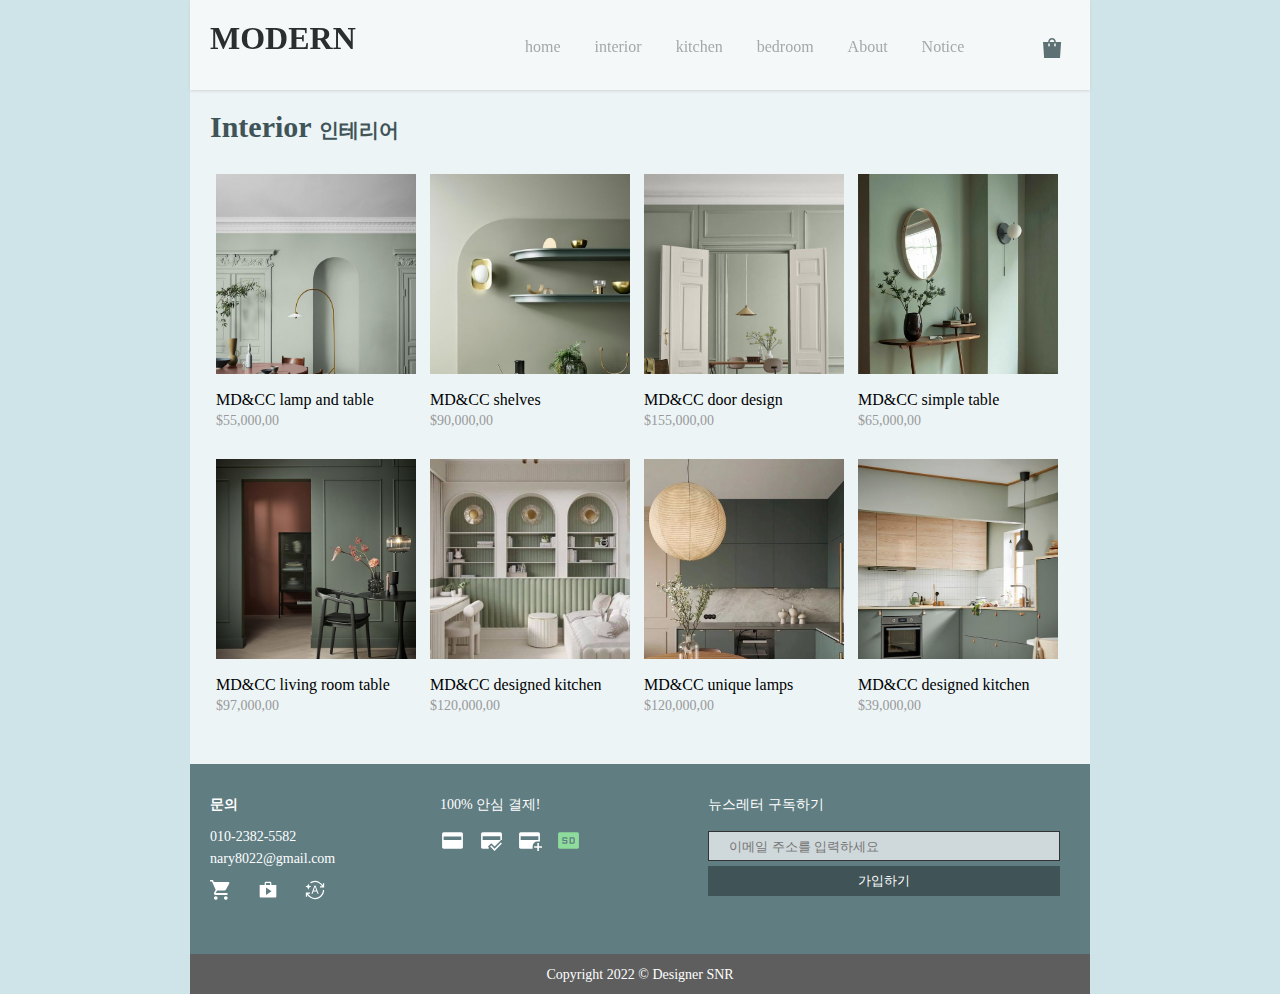
<file: interior.html>
<!DOCTYPE html>
<html lang="ko">
<head>
    <meta charset="UTF-8">
    <meta http-equiv="X-UA-Compatible" content="IE=edge">
    <link rel="stylesheet" href="interior.css">
    <link rel="stylesheet" href="furniture.css">
    <title>MODERN</title>
</head>
<body>
    <div id="wrap">
        <header>
            <h1><a href="index.html">MODERN</a></h1>
            <nav>
                <ul>
                    <li><a href="index.html">home</a></li>
                    <li><a href="interior.html">interior</a></li>
                    <li><a href="kitchen.html">kitchen</a></li>
                    <li><a href="bedroom.html">bedroom</a></li>
                    <li><a href="about.html">About</a></li>
                    <li><a href="notice.html">Notice</a></li>
                    <li><a href="#"><img src="img/s_cart.svg" alt="카트"></a></li>
                </ul>
            </nav>
        </header>

        <!-- 내용 시작 -->
        <section id="bedroom">
            <h2>Interior <span>인테리어</span></h2>
            <div id="items">
                <div class="itemList">
                    <a href="detail.html">
                    <div id="item01" class="prodImg"></div>
                    <div class="pName">
                        <p>MD&CC lamp and table</p>
                        <span>$55,000,00</span>
                    </div>
                </a>
                </div>
                <div class="itemList">
                    <a href="detail.html">
                    <div id="item02" class="prodImg"></div>
                    <div class="pName">
                        <p>MD&CC shelves</p>
                        <span>$90,000,00</span>
                    </div>
                </a>
                </div>
                <div class="itemList">
                    <a href="detail.html">
                    <div id="item03" class="prodImg"></div>
                    <div class="pName">
                        <p>MD&CC door design</p>
                        <span>$155,000,00</span>
                    </div>
                </a>
                </div>
                <div class="itemList">
                    <a href="detail.html">
                    <div id="item04" class="prodImg"></div>
                    <div class="pName">
                        <p>MD&CC simple table</p>
                        <span>$65,000,00</span>
                    </div>
                </a>
                </div>

                <div class="itemList">
                    <a href="detail.html">
                    <div id="item05" class="prodImg"></div>
                    <div class="pName">
                        <p>MD&CC living room table</p>
                        <span>$97,000,00</span>
                    </div>
                </a>
                </div>
                <div class="itemList">
                    <a href="detail.html">
                    <div id="item06" class="prodImg"></div>
                    <div class="pName">
                        <p>MD&CC designed kitchen</p>
                        <span>$120,000,00</span>
                    </div>
                </a>
                </div>
                <div class="itemList">
                    <a href="detail.html">
                    <div id="item07" class="prodImg"></div>
                    <div class="pName">
                        <p>MD&CC unique lamps</p>
                        <span>$120,000,00</span>
                    </div>
                </a>
                </div>
                <div class="itemList">
                    <a href="detail.html">
                    <div id="item08" class="prodImg"></div>
                    <div class="pName">
                        <p>MD&CC designed kitchen
                        </p>
                        <span>$39,000,00</span>
                    </div>
                    </a>
                </div>
            </div>

        </section>




        <!-- 푸터 시작 -->
        <footer>
            <div>
                <ul>
                    <li>
                        <!-- 1번째 공간 -->
                        <p>
                            <b>문의</b><br>
                            010-2382-5582<br>
                            nary8022@gmail.com
                        </p>
                        <p>
                            <!-- 웹아이콘 삽입 -->
                            <img src="img/cart.svg" alt="장바구니">
                            <img src="img/shop.svg" alt="쇼핑">
                            <img src="img/pay.svg" alt="페이">
                            <!-- svg활용 시 컨트롤+클릭으로 해당 아이콘 코드로 들어가서, 
                            path 태그에 fill 속성을 주면 됨 
                            
                            ※ <path  fill="#fff" d=......

                            -->
                        </p>
                    </li>
                    <li>
                        <!-- 2번째 공간 -->
                        <p>100% 안심 결제!</p>
                        <p>
                            <img src="img/card.svg" alt="카드">
                            <img src="img/card_ok.svg" alt="카드등록">
                            <img src="img/card_add.svg" alt="카드추가">
                            <img src="img/card_sd.svg" alt="sd카드">
                        </p>
                    </li>
                    <li>
                        <!-- 3번째 공간 -->
                        <p>뉴스레터 구독하기</p>
                        <input type="email" placeholder="이메일 주소를 입력하세요"><br>
                        <button>가입하기</button>
                    </li>
                </ul>
            </div>
            <div class="copy"><p>Copyright 2022 &copy; Designer SNR</p></div>
        </footer>

    </div>
</body>
</html>
</file>
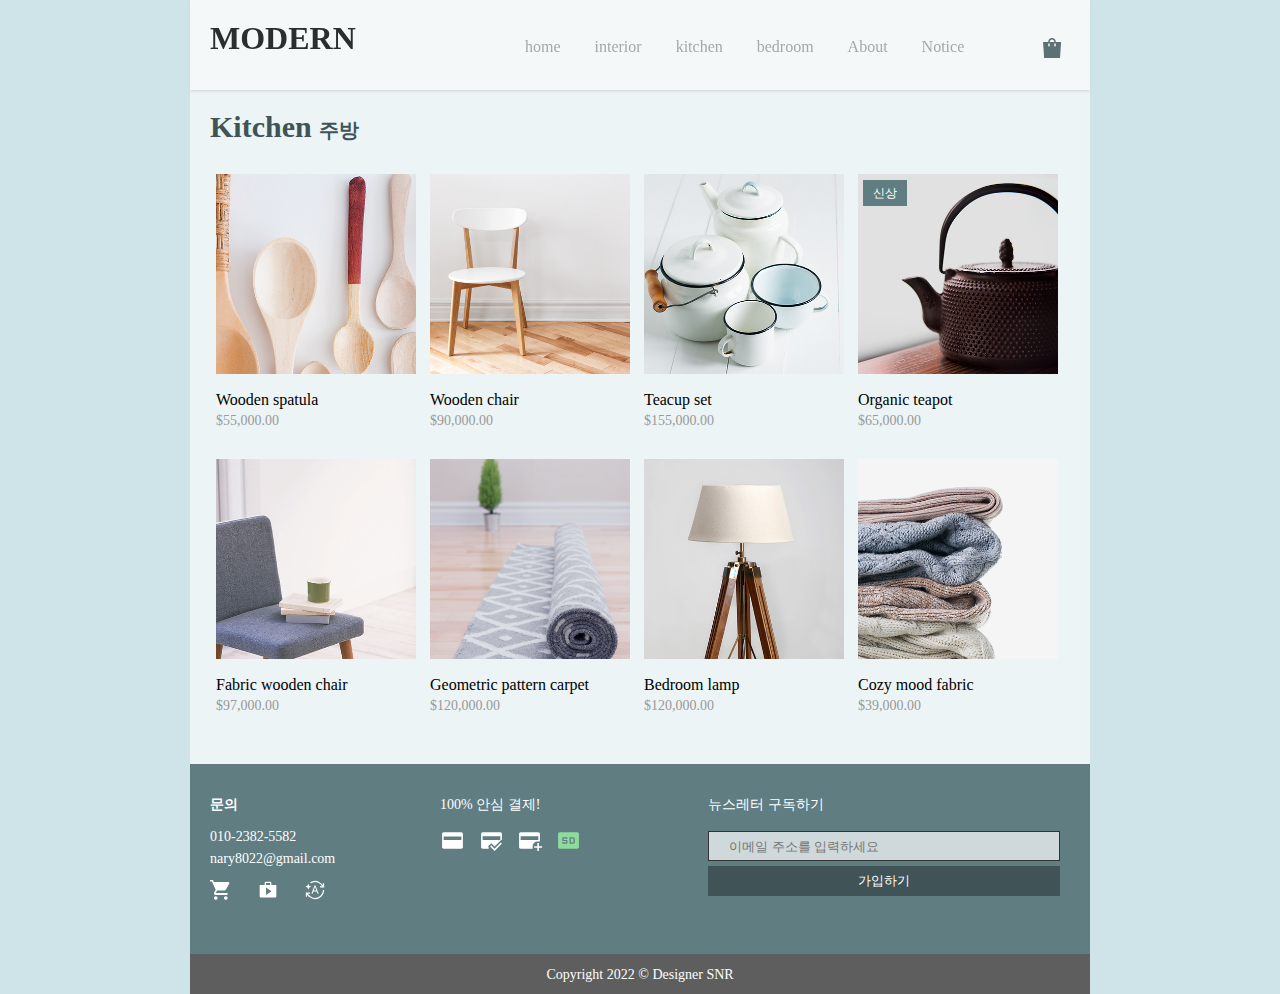
<file: kitchen.html>
<!DOCTYPE html>
<html lang="ko">
<head>
    <meta charset="UTF-8">
    <meta http-equiv="X-UA-Compatible" content="IE=edge">
    <link rel="stylesheet" href="kitchen.css">
    <link rel="stylesheet" href="furniture.css">
    <title>MODERN</title>
</head>
<body>
    <div id="wrap">
        <header>
            <h1><a href="index.html">MODERN</a></h1>
            <nav>
                <ul>
                    <li><a href="index.html">home</a></li>
                    <li><a href="interior.html">interior</a></li>
                    <li><a href="kitchen.html">kitchen</a></li>
                    <li><a href="bedroom.html">bedroom</a></li>
                    <li><a href="about.html">About</a></li>
                    <li><a href="notice.html">Notice</a></li>
                    <li><a href="#"><img src="img/s_cart.svg" alt="카트"></a></li>
                </ul>
            </nav>
        </header>

        <!-- 내용 시작 -->
        <section id="Kitchen">
            <h2>Kitchen <span>주방</span></h2>
            <div id="items">
                <div class="itemList">
                    <a href="detail.html">
                        <!-- <div id="like"><img src="img/like.svg" alt="like"></div> -->
                        <div id="item01" class="prodImg"></div>
                    </a>
                    <div class="pName">
                        
                        <p>Wooden spatula</p>
                        <span>$55,000.00</span>
                    </div>
                
                </div>
                <div class="itemList">
                    <a href="detail_pre.html">
                    <div id="item02" class="prodImg"></div>
                    <div class="pName">
                        <p>Wooden chair</p>
                        <span>$90,000.00</span>
                    </div>
                </a>
                </div>
                <div class="itemList">
                    <a href="detail.html">
                    <div id="item03" class="prodImg"></div>
                    <div class="pName">
                        <p>Teacup set</p>
                        <span>$155,000.00</span>
                    </div>
                </a>
                </div>
                <div class="itemList">
                    <a href="detail_next.html">
                    <div id="item04" class="prodImg"></div>
                    <div class="pName">
                        <p>Organic teapot</p>
                        <span>$65,000.00</span>
                    </div>
                </a>
                </div>

                <div class="itemList">
                    <a href="detail.html">
                    <div id="item05" class="prodImg"></div>
                    <div class="pName">
                        <p>Fabric wooden chair</p>
                        <span>$97,000.00</span>
                    </div>
                </a>
                </div>
                <div class="itemList">
                    <a href="detail.html">
                    <div id="item06" class="prodImg"></div>
                    <div class="pName">
                        <p>Geometric pattern carpet</p>
                        <span>$120,000.00</span>
                    </div>
                </a>
                </div>
                <div class="itemList">
                    <a href="detail.html">
                    <div id="item07" class="prodImg"></div>
                    <div class="pName">
                        <p>Bedroom lamp</p>
                        <span>$120,000.00</span>
                    </div>
                </a>
                </div>
                <div class="itemList">
                    <a href="detail.html">
                    <div id="item08" class="prodImg"></div>
                    <div class="pName">
                        <p>Cozy mood fabric</p>
                        <span>$39,000.00</span>
                    </div>
                    </a>
                </div>
            </div>

            <div class="newTag">
                <p>신상</p>
            </div>

        </section>




        <!-- 푸터 시작 -->
        <footer>
            <div>
                <ul>
                    <li>
                        <!-- 1번째 공간 -->
                        <p>
                            <b>문의</b><br>
                            010-2382-5582<br>
                            nary8022@gmail.com
                        </p>
                        <p>
                            <!-- 웹아이콘 삽입 -->
                            <img src="img/cart.svg" alt="장바구니">
                            <img src="img/shop.svg" alt="쇼핑">
                            <img src="img/pay.svg" alt="페이">
                            <!-- svg활용 시 컨트롤+클릭으로 해당 아이콘 코드로 들어가서, 
                            path 태그에 fill 속성을 주면 됨 
                            
                            ※ <path  fill="#fff" d=......

                            -->
                        </p>
                    </li>
                    <li>
                        <!-- 2번째 공간 -->
                        <p>100% 안심 결제!</p>
                        <p>
                            <img src="img/card.svg" alt="카드">
                            <img src="img/card_ok.svg" alt="카드등록">
                            <img src="img/card_add.svg" alt="카드추가">
                            <img src="img/card_sd.svg" alt="sd카드">
                        </p>
                    </li>
                    <li>
                        <!-- 3번째 공간 -->
                        <p>뉴스레터 구독하기</p>
                        <input type="email" placeholder="이메일 주소를 입력하세요"><br>
                        <button>가입하기</button>
                    </li>
                </ul>
            </div>
            <div class="copy"><p>Copyright 2022 &copy; Designer SNR</p></div>
        </footer>

    </div>
</body>
</html>
</file>
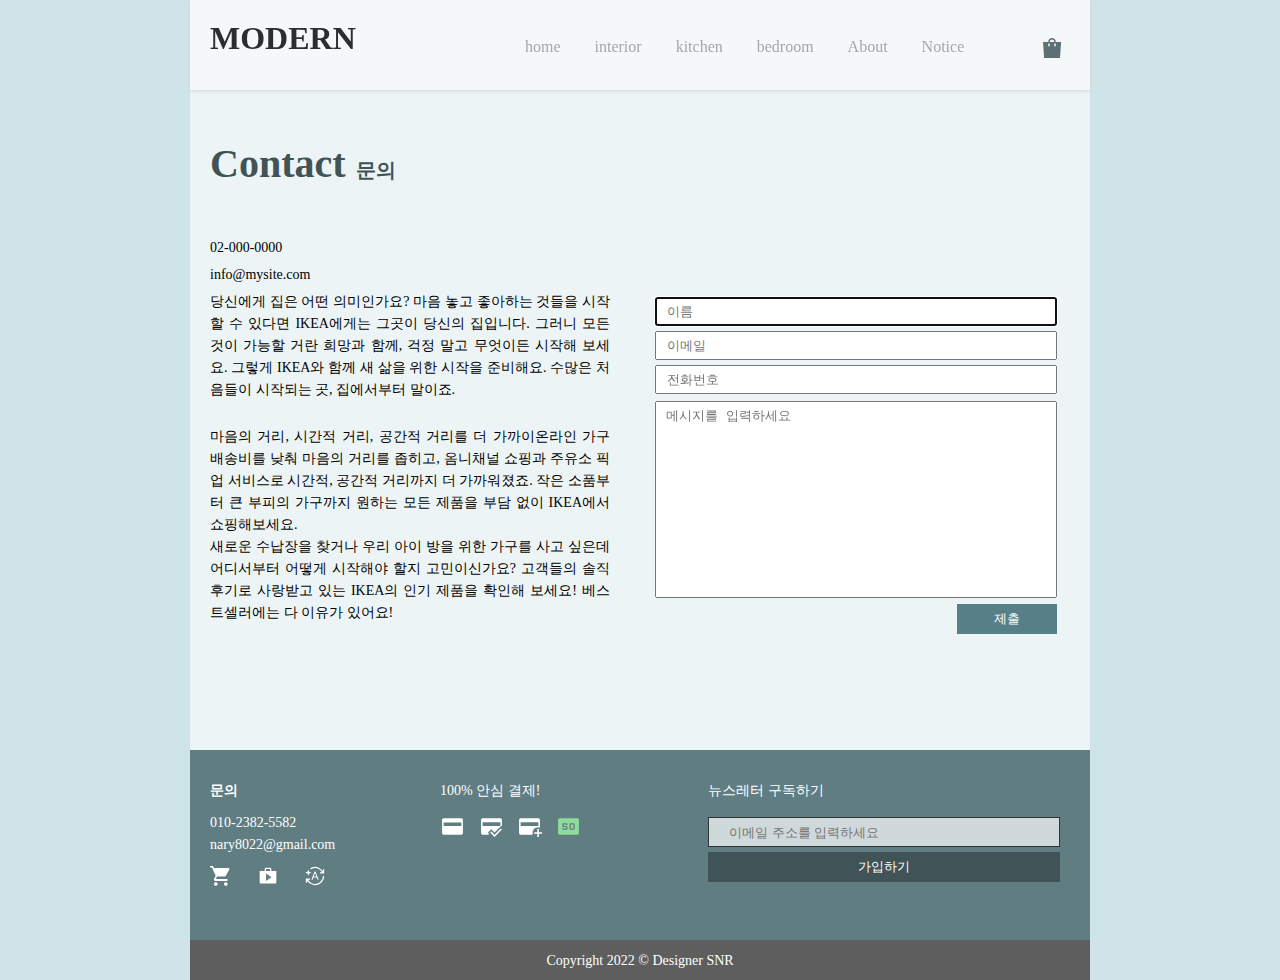
<file: notice.html>
<!DOCTYPE html>
<html lang="ko">
<head>
    <meta charset="UTF-8">
    <meta http-equiv="X-UA-Compatible" content="IE=edge">
    <link rel="stylesheet" href="notice.css">
    <link rel="stylesheet" href="furniture.css">
    <title>MODERN</title>
</head>
<body>
    <div id="wrap">
        <header>
            <h1><a href="index.html">MODERN</a></h1>
            <nav>
                <ul>
                    <li><a href="index.html">home</a></li>
                    <li><a href="interior.html">interior</a></li>
                    <li><a href="kitchen.html">kitchen</a></li>
                    <li><a href="bedroom.html">bedroom</a></li>
                    <li><a href="about.html">About</a></li>
                    <li><a href="notice.html">Notice</a></li>
                    <li><a href="#"><img src="img/s_cart.svg" alt="카트"></a></li>
                </ul>
            </nav>
        </header>


        <!-- 내용 시작 -->
        <section>
            <h2 id="contactTitle">Contact <span>문의</span></h2>
            <div id="notice_left">
                <p>02-000-0000</p>
                <p>info@mysite.com</p>
                <p>당신에게 집은 어떤 의미인가요? 마음 놓고 좋아하는 것들을 시작할 수 있다면 IKEA에게는 그곳이 당신의 집입니다. 그러니 모든 것이 가능할 거란 희망과 함께, 걱정 말고 무엇이든 시작해 보세요. 그렇게 IKEA와 함께 새 삶을 위한 시작을 준비해요.
                수많은 처음들이 시작되는 곳, 집에서부터 말이죠. </p>

                <p>마음의 거리, 시간적 거리, 공간적 거리를 더 가까이
                ​온라인 가구 배송비를 낮춰 마음의 거리를 좁히고, ​옴니채널 쇼핑과 주유소 픽업 서비스로 시간적, 공간적 거리까지 더 가까워졌죠. ​작은 소품부터 큰 부피의 가구까지 원하는 모든 제품을 부담 없이 IKEA에서 쇼핑해보세요.<br>
                새로운 수납장을 찾거나 우리 아이 방을 위한 가구를 사고 싶은데 어디서부터 어떻게 시작해야 할지 고민이신가요? 
                고객들의 솔직 후기로 사랑받고 있는 IKEA의 인기 제품을 확인해 보세요! 베스트셀러에는 다 이유가 있어요! </p>
            </div>
            <div id="notice_right">
                <label for="userName"></label>
                <input type="text" id="userName" name="userName" placeholder="이름" required autofocus> 
                <br>

                <label for="userEmail"></label>
                <input type="email" id="userEmail" name="userEmail" placeholder="이메일"> 
                <br>

                <label for="userPhone"></label>
                <input type="tell" id="userPhone" name="userPhone" placeholder="전화번호"> 
                <br>

                <label for="textarea"></label>
                <textarea name="textarea" id="textarea" cols="30" rows="10" placeholder="메시지를 입력하세요"></textarea> 
                <br>
                <button type="submit">제출</button>
            </div>
        </section>


        <!-- 푸터 시작 -->
        <footer>
            <div>
                <ul>
                    <li>
                        <!-- 1번째 공간 -->
                        <p>
                            <b>문의</b><br>
                            010-2382-5582<br>
                            nary8022@gmail.com
                        </p>
                        <p>
                            <!-- 웹아이콘 삽입 -->
                            <img src="img/cart.svg" alt="장바구니">
                            <img src="img/shop.svg" alt="쇼핑">
                            <img src="img/pay.svg" alt="페이">
                            <!-- svg활용 시 컨트롤+클릭으로 해당 아이콘 코드로 들어가서, 
                            path 태그에 fill 속성을 주면 됨 
                            
                            ※ <path  fill="#fff" d=......

                            -->
                        </p>
                    </li>
                    <li>
                        <!-- 2번째 공간 -->
                        <p>100% 안심 결제!</p>
                        <p>
                            <img src="img/card.svg" alt="카드">
                            <img src="img/card_ok.svg" alt="카드등록">
                            <img src="img/card_add.svg" alt="카드추가">
                            <img src="img/card_sd.svg" alt="sd카드">
                        </p>
                    </li>
                    <li>
                        <!-- 3번째 공간 -->
                        <p>뉴스레터 구독하기</p>
                        <input type="email" placeholder="이메일 주소를 입력하세요"><br>
                        <button>가입하기</button>
                    </li>
                </ul>
            </div>
            <div class="copy"><p>Copyright 2022 &copy; Designer SNR</p></div>
        </footer>

    </div>
</body>
</html>
</file>
<file: index.css>
/* 메인내용 */
main {
    width: inherit;
    height: 340px;
    position: absolute;
    top: 100px;
    background: url(img/img04.jpg) no-repeat right -40px;
    background-color: #80a6ad;
}
main h2 {
    color: #405357;
    width: 200px;
    font-size: 36px;
    padding: 35px 20px 0
}
main p {
    color: #fff;
    width: 280px;
    border-bottom: 3px solid #fff;
    padding-bottom: 5px;
    margin: 35px 20px 0;
    letter-spacing: 2px;
    font-weight: bold;
}
.img_title a {
    color: #fff;
}





/* section 첫번째 공간*/
#list01 {
    /* 시작되는 위치값을 margin으로 처리 */
    margin-top: 450px;
}

#layout1 {
    background: url(img/img10.webp);
    width: 300px;
    height: 580px;
    background-size: cover;
    float: left;
    margin-top: 10px;
    cursor: pointer;
}

#layout2 {
    width: 300px;
    float: left;
}
#layout2 .img_style1 {
    background: url(img/img07.webp);
    background-size: cover;
    width: 280px;
    height: 280px;
    margin: 10px 20px;
}

#layout2 .img_style2 {
    background: url(img/img14.webp);
    background-size: cover;
    width: 280px;
    height: 280px;
    margin: 20px;
}



#layout3 {
    width: 300px;
    float: left;
}
#layout3 .img_title {
    background: #80a6ad;
    width: 280px;
    height: 120px;
    line-height: 120px;
    color: white;
    font-size: 36px;
    font-weight: bold;
    text-align: center;
    margin: 10px 0 20px 20px;
}
#layout3 .img_style3 {
    background: url(img/img12.webp);
    background-size: cover;
    width: 280px;
    height: 440px;
    margin: 20px 0 20px 20px;
}




/* section 두번째 공간 */
/* #list02 {
    위치값 생략
} */

#list02 #layout3 {
    width: 300px;
    float: left;
}
#list02 #layout3 .img_title {
    background: #80a6ad;
    width: 300px;
    height: 120px;
    line-height: 120px;
    color: white;
    font-size: 36px;
    font-weight: bold;
    text-align: center;
    margin: 0 20px 20px 0;
}
#list02 #layout3 .img_style3 {
    background: url(img/img03.webp);
    background-size: cover;
    width: 300px;
    height: 440px;
    margin: 10px 20px 20px 0;
}

#list02 #layout1 {
    background: url(img/img09.webp);
    width: 280px;
    height: 580px;
    background-size: cover;
    float: left;
    margin: 0 0 0 20px;
    cursor: pointer;
}

#list02 #layout2 .img_style1 {
    background: url(img/img05.webp);
    background-size: cover;
    width: 280px;
    height: 280px;
    margin: 0 0 0 20px;
}
#list02 #layout2 .img_style2 {
    background: url(img/img08.webp);
    background-size: cover;
    width: 280px;
    height: 280px;
    margin: 20px 0 20px 20px;
}




/* section 세번째 공간 */
#list03 #layout1 {
    background: url(img/img01.webp);
    width: 300px;
    height: 580px;
    background-size: cover;
    float: left;
    margin-top: 0;
    cursor: pointer;
}

#list03 #layout2 {
    width: 300px;
    float: left;
}
#list03 #layout2 .img_style1 {
    background: url(img/img13.webp);
    background-size: cover;
    width: 280px;
    height: 280px;
    margin: 0 20px;
}
#list03 #layout2 .img_style2 {
    background: url(img/img11.webp);
    background-size: cover;
    width: 280px;
    height: 280px;
    margin: 20px;
}


#list03 #layout3 {
    width: 300px;
    float: left;
}
#list03 #layout3 .img_title {
    background: #80a6ad;
    width: 280px;
    height: 120px;
    line-height: 120px;
    color: white;
    font-size: 36px;
    font-weight: bold;
    text-align: center;
    margin: 0 0 20px 20px;
}
#list03 #layout3 .img_style3 {
    background: url(img/img15.webp);
    background-size: cover;
    width: 280px;
    height: 440px;
    margin: 20px;
}
section article, section div {
    cursor: pointer;
}





/* 상품명 부분 */
div[class^=img_style],
article[id^=layout] {
    position: relative;
    overflow: hidden;
}
div[class=pName] {
    width: inherit;
    position: absolute;
    bottom: -90px;
    padding: 20px;
    background: rgba(64,83,87,.5);
}
div[class=pName] a {
    color:#fff;
}
/* 호버효과 */
article[id^=layout]:hover > div[class^=pName] {
    transform: translateY(-90px);
    transition: all .2s ;
}

div[class^=img_style]:hover > div[class^=pName] {
    transform: translateY(-90px);
    transition: all .2s ;
}
</file>
<file: furniture.css>
* {
    margin: 0;
    padding: 0;
    list-style: none;
}

a {
    text-decoration: none;
    color: #000;
}
p {
    text-align: justify;
    line-height: 22px;
}
h2 {
    font-size: 30px;
    color: #405357;
}
h2 span {
    font-size: 20px;
}
span {
    font-size: 14px;
}


/* 구조화 */
#wrap {
    width: 900px;
    margin: 0 auto;
    padding: 0 10px;
    /* border: 1px solid red; */
    /* position: relative; */
}
body {
    background: #CFE4E8;
}
/* css에서 스크롤바를 보이지 않게 처리 */
/* ::-webkit-scrollbar {
     display: none;
   } */

/* ::-webkit-scrollbar 웹표준이 아니므로 스크롤 항상 보이게 처리 */
html {
    overflow-y:scroll; 
}



button {
    height: 30px;
    background: #567f87;
    color: #fff;
    border: none;
    cursor: pointer;
}

button:hover {
    background: #405357;
}




/* 상단공간 2022-11-18*/
header {
    background: #fdfdfd;
    opacity: 80%;
    position: fixed; top:0 ;
    box-shadow: 0 1px 3px #ccc;
    width: inherit;
    height: 90px;
    z-index: 2000;
}
/* 너비값을 부모요소에서 그대로 받아오는 inherit */


h1 {
    position: absolute;
    left: 20px;
    top: 20px;
}
h1 a {
    color: #000;
}

nav {
    position: absolute;
    right: 50px;
    top: 18px;
    color: #999;
}
nav ul {
    width: 530px;
}
nav a {
    color: #999;
}

nav li a:hover {
    color:#2c3c3f;
}

nav li {
    display: inline-block;
    padding: 20px 15px;
}

nav img {
    width: 24px;
    position: absolute;
    right: -24px;
    top: 18px;
}

nav li:last-child {
    padding: 0 15px;

}



/* 푸터 시작 */
footer {
    background: #607d82;
    height: 230px;
    clear: both;
    position: relative;
    /* position: absolute;
    bottom: 0; */
    color: white;
}

footer li:nth-child(1) {
    width: 160px;
    /* float: left; */
    position: absolute;
    left: 20px;
    top: 30px;
}

footer li:nth-child(1) p img {
    width: 20px;
    margin: 10px 24px 0 0;
}

footer li:nth-child(2) {
    width: 200px;
    /* float: left; */
    position: absolute;
    left: 250px;
    top: 30px;
}
footer li:nth-child(2) p img {
    width: 25px;
    margin: 12px 10px 0 0;
}

footer li:nth-child(3) {
    /* width: 500px; */
    /* float: left; */
    position: absolute;
    right: 30px;
    top: 30px;
}
footer li b {
    display: inline-block;
    margin-bottom: 10px;
}
footer p {
    font-size: 14px;
}

footer li input {
    width: 330px;
    height: 24px;
    background: rgba(255,255,255,.7);
    border: 1px solid #333;
    margin: 15px 0 5px 0;
    padding: 2px 0 2px 20px;
    /* text-indent: 1em; */
}

footer li button {
    width: 352px;
    height: 30px;
    background: #405357;
    color: #fff;
    border: none;
    cursor: pointer;
}

footer .copy p {
    position: absolute;
    bottom: 0;
    background: #5e5e5e;
    width: 97.8%;
    height: 20px;
    padding: 10px;
    text-align: center;
    
}
</file>
<file: layoutNew09.css>
* {
    margin:0;
    padding: 0;
}
#wrap {
    width: 800px;
    margin: 0 auto;
    padding: 20px;
    border: 1px solid black;
    display: grid;
    grid-template-columns: 3fr 1fr;
    grid-template-rows: 200px 400px 200px;
    grid-gap: 10px;
    grid-template-areas: 
    "box1 box3"
    "box2 box3"
    "box4 box3"
}
header {
    border: 1px solid black;
    background: #666;
    grid-area: box1;
}
section {
    border: 1px solid black;
    grid-area: box2;
}
aside {
    border: 1px solid black;
    grid-area: box3;
}

footer {
    border: 1px solid black;
    grid-area: box4;
}

.red {
    width:70%;
    height: 80%;
    background: pink;
    margin: 20px;
}

.green {
    width:70%;
    height: 40%;
    background: greenyellow;
    margin: 20px;
}
.green:first-child {
    margin-left: 27%;
    margin-bottom: 40px;
}
</file>
<file: about.css>
section {
    position: relative;
    top: 90px;
    padding: 20px 10px 20px 25px;
    background: rgba(255,255,255,.6)
}
h2 {
    font-size: 30px;
    color: #405357;
}

#about_left {
    width: 400px;
}
#about_left p {
    font-size: 14px;
    margin: 20px 0 40px 0;
}

#about_right {
    background: url(img/img04.jpg) no-repeat center center;
    width: 408px;
    height: 315px;
    overflow: hidden;
    position: absolute;
    right: 30px;
    top: 70px;
    

}

#faq {
    top: 90px;
    font-size: 14px;
    margin: 0 0 70px 0;
    padding-top:10px;
}

#faq_column {
    column-count: 2;
    column-gap: 26px;
    text-align: justify;
    margin: 40px 20px 60px 0;
}

#faq_column p {
    margin: 20px 0 30px 0;
    font-size: 12px;
    
}
</file>
<file: bedroom.css>
section {
    position: relative;
    top: 90px;
    padding: 20px;
    background: rgba(255,255,255,.6);    
    margin-bottom: 70px;
}

#items {
    /* 가운데정렬을 위한 너비지정 */
    width: 848px;
    margin: 0 auto 50px;
}
.itemList {
    width: 200px;
    height: 230px;
    display: inline-block;
    margin: 30px 10px 0px 0;
    position: relative;
}
.itemList:nth-child(4),
.itemList:last-child {
    margin-right:0;
}

.prodImg {
    width: 200px;
    height: 200px;
    background-size: cover;
}

.newTag p {
    padding: 0 10px;
    background: #607d82;
    color: #fff;
    font-size: 12px;
    z-index: 999;
    float: right;
    position: absolute;
    top: 90px;
    right: 183px;
}


/* 이미지 변경 */
#item01 {
    background: url(img/bed1.png) no-repeat;
    background-size: cover;
}
#item02 {
    background: url(img/bed2.jpg) no-repeat;
    background-size: cover;
}
#item03 {
    background: url(img/bed3.jpg) no-repeat;
    background-size: cover;
}
#item04 {
    background: url(img/bed4.jpg) no-repeat;
    background-size: cover;
}
#item05 {
    background: url(img/bed5.jpg) no-repeat center;
    background-size: cover;
}
#item06 {
    background: url(img/bed6.jpg) no-repeat;
    background-size: cover;
}
#item07 {
    background: url(img/bed7.jpg) no-repeat;
    background-size: cover;
}
#item08 {
    background: url(img/bed8.jpg) no-repeat;
    background-size: cover;
}




/* itemText영역 */
.prodImg:hover {
    transform : scale(1.05);
    background-size: 260px;
    transition: all .3s ;
}

.pName p {
    color:#000;
    margin-top: 15px;
}
.pName span{
    font-size: 14px;
    color:#999;
}
</file>
<file: detail.css>
section {
    height: 870px;
    position: relative;
    top: 90px;
    padding: 20px 0 20px 15px;
    background: rgba(255,255,255,.6);    
}

#top {
    margin: 10px 0 50px 0;
    font-size: 14px;
    color:#000;
}
#top span:last-child {
    position:absolute;
    right: 20px;
}


/* 좌측영역 */
#detail_left {
    position: absolute;
    top: 345px;

}

#big_img {
    width: 480px;
    height: 300px;
    border: 1px solid #ccc;
    background: url(img/img05.webp) no-repeat;
    background-size: cover;
    margin-right: 20px;
    position: relative;
    top: -240px;
}
.small_img {
    width: 50px;
    height: 50px;
    background: url(img/img05.webp) no-repeat;
    background-size: cover;
    display: inline-block;
    position: relative;
    top: -230px;
}
.small_img:hover {
    border: 2px solid black;
    box-sizing: border-box;
}

#detail_left p {
    position: relative;
    top: -200px;
}


/* 우측영역 */
#detail_right {
    width: 350px;
    /* display: inline-block; */
    position: absolute;
    right: 30px;
    margin-bottom: 200px;;
}
#detail_right h3 {
    font-size: 26px;
}
#detail_right p[id=price] {
    font-size:20px;
    margin: 20px 0;
}

input {
    width: 60px;
    margin-top: 10px;
    padding: 10px;
}

#detail_right button {
    width: 350px;
    height: 35px;
    margin: 30px 0 20px 0;
}
#detail_right .pTitle {
    margin: 20px 0;
    background: url(img/pTitle_down.png) no-repeat right;
}
#detail_right p {
    font-size: 14px;
    margin: 0 0 10px 0;
}

#detail_right img {
    width: 16px;
    margin: 30px 20px 0 0;
}
</file>
<file: detail_next.css>
section {
    height: 870px;
    position: relative;
    top: 90px;
    padding: 20px 0 20px 15px;
    background: rgba(255,255,255,.6);    
}

#top {
    margin: 10px 0 50px 0;
    font-size: 14px;
    color:#000;
}
#top span:last-child {
    position:absolute;
    right: 20px;
}


/* 좌측영역 */
#detail_left {
    position: absolute;
    top: 345px;

}

#big_img {
    width: 480px;
    height: 300px;
    border: 1px solid #ccc;
    background: url(img/img08.webp) no-repeat center;
    background-size: cover;
    margin-right: 20px;
    position: relative;
    top: -240px;
}
.small_img {
    width: 50px;
    height: 50px;
    background: url(img/img08.webp) no-repeat;
    background-size: cover;
    display: inline-block;
    position: relative;
    top: -230px;
}
.small_img:hover {
    border: 2px solid black;
    box-sizing: border-box;
}

#detail_left p {
    position: relative;
    top: -200px;
}


/* 우측영역 */
#detail_right {
    width: 350px;
    /* display: inline-block; */
    position: absolute;
    right: 30px;
    margin-bottom: 200px;;
}
#detail_right h3 {
    font-size: 26px;
}
#detail_right p[id=price] {
    font-size:20px;
    margin: 20px 0;
}

input {
    width: 60px;
    margin-top: 10px;
    padding: 10px;
}

#detail_right button {
    width: 350px;
    height: 35px;
    margin: 30px 0 20px 0;
}
#detail_right .pTitle {
    margin: 20px 0;
    background: url(img/pTitle_down.png) no-repeat right;
}
#detail_right p {
    font-size: 14px;
    margin: 0 0 10px 0;
}

#detail_right img {
    width: 16px;
    margin: 30px 20px 0 0;
}
</file>
<file: detail_pre.css>
section {
    height: 870px;
    position: relative;
    top: 90px;
    padding: 20px 0 20px 15px;
    background: rgba(255,255,255,.6);    
}

#top {
    margin: 10px 0 50px 0;
    font-size: 14px;
    color:#000;
}
#top span:last-child {
    position:absolute;
    right: 20px;
}


/* 좌측영역 */
#detail_left {
    position: absolute;
    top: 345px;

}

#big_img {
    width: 480px;
    height: 300px;
    border: 1px solid #ccc;
    background: url(img/img02.jpg) no-repeat;
    background-size: cover;
    margin-right: 20px;
    position: relative;
    top: -240px;
}
.small_img {
    width: 50px;
    height: 50px;
    background: url(img/img02.jpg) no-repeat;
    background-size: cover;
    display: inline-block;
    position: relative;
    top: -230px;
}
.small_img:hover {
    border: 2px solid black;
    box-sizing: border-box;
}

#detail_left p {
    position: relative;
    top: -200px;
}


/* 우측영역 */
#detail_right {
    width: 350px;
    /* display: inline-block; */
    position: absolute;
    right: 30px;
    margin-bottom: 200px;;
}
#detail_right h3 {
    font-size: 26px;
}
#detail_right p[id=price] {
    font-size:20px;
    margin: 20px 0;
}

input {
    width: 60px;
    margin-top: 10px;
    padding: 10px;
}

#detail_right button {
    width: 350px;
    height: 35px;
    margin: 30px 0 20px 0;
}
#detail_right .pTitle {
    margin: 20px 0;
    background: url(img/pTitle_down.png) no-repeat right;
}
#detail_right p {
    font-size: 14px;
    margin: 0 0 10px 0;
}

#detail_right img {
    width: 16px;
    margin: 30px 20px 0 0;
}
</file>
<file: interior.css>
section {
    position: relative;
    top: 90px;
    padding: 20px;
    background: rgba(255,255,255,.6);    
    margin-bottom: 70px;
}

#items {
    width: 848px;
    margin: 0 auto 50px;
}
.itemList {
    width: 200px;
    height: 230px;
    display: inline-block;
    margin: 30px 10px 0px 0;
    position: relative;
}
.itemList:nth-child(4),
.itemList:last-child {
    margin-right:0;
}

.prodImg {
    width: 200px;
    height: 200px;
    background-size: cover;
}

.newTag p {
    padding: 0 10px;
    background: #607d82;
    color: #fff;
    font-size: 12px;
    z-index: 999;
    float: right;
    position: absolute;
    top: 90px;
    right: 183px;
}


/* 이미지 변경 */
#item01 {
    background: url(img/int1.jpg) no-repeat;
    background-size: cover;
}
#item02 {
    background: url(img/int2.jpg) no-repeat;
    background-size: cover;
}
#item03 {
    background: url(img/int3.jpg) no-repeat;
    background-size: cover;
}
#item04 {
    background: url(img/int4.jpg) no-repeat;
    background-size: cover;
}
#item05 {
    background: url(img/int5.jpg) no-repeat center;
    background-size: cover;
}
#item06 {
    background: url(img/int6.jpg) no-repeat;
    background-size: cover;
}
#item07 {
    background: url(img/int7.jpg) no-repeat;
    background-size: cover;
}
#item08 {
    background: url(img/int8.jpg) no-repeat;
    background-size: cover;
}




/* itemText영역 */
.prodImg:hover {
    transform : scale(1.05);
    background-size: 260px;
    transition: all .3s ;
}

.pName p {
    color:#000;
    margin-top: 15px;
}
.pName span{
    font-size: 14px;
    color:#999;
}
</file>
<file: kitchen.css>
section {
    position: relative;
    top: 90px;
    padding: 20px;
    background: rgba(255,255,255,.6);    
    margin-bottom: 70px;
}

#items {
    width: 848px;
    margin: 0 auto 50px;
}
.itemList {
    width: 200px;
    height: 230px;
    display: inline-block;
    margin: 30px 10px 0px 0;
    position: relative;
}
.itemList:nth-child(4),
.itemList:last-child {
    margin-right:0;
}

.prodImg {
    width: 200px;
    height: 200px;
}

/* #like img {
    width: 20px;
    position: absolute;
    bottom: 40px;
    right:10px;
    z-index: 9999;
}
#likeM:hover {
    fill: #607d82;
} */

.newTag p {
    padding: 2px 10px;
    background: #607d82;
    color: #fff;
    font-size: 12px;
    z-index: 999;
    float: right;
    position: absolute;
    top: 90px;
    right: 183px;
}


/* 이미지 변경 */
#item01 {
    background: url(img/img03.webp) no-repeat;
    background-size: cover;
}
#item02 {
    background: url(img/img02.jpg) no-repeat;
    background-size: cover;
}
#item03 {
    background: url(img/img05.webp) no-repeat;
    background-size: cover;
}
#item04 {
    background: url(img/img08.webp) no-repeat;
    background-size: cover;
}
#item05 {
    background: url(img/img10.webp) no-repeat center;
    background-size: cover;
}
#item06 {
    background: url(img/img14.webp) no-repeat;
    background-size: cover;
}
#item07 {
    background: url(img/img07.webp) no-repeat;
    background-size: cover;
}
#item08 {
    background: url(img/img12.webp) no-repeat;
    background-size: cover;
}




/* itemText영역 */
.itemList:hover .prodImg {
    transform : scale(1.05);
    background-size: 260px;
    transition: all .3s ;
}

.pName p {
    color:#000;
    margin-top: 15px;
}
.pName span{
    font-size: 14px;
    color:#999;
}
</file>
<file: notice.css>
section {
    /* 스크롤바 추가를 위한 높이지정 */
    height: 750px;
    /* 기본세팅 */
    position: relative;
    top: 90px;
    background: rgba(255,255,255,.6)
}
#contactTitle {
    font-size: 40px;
    padding: 50px 0 30px 20px;
}
#notice_left, #notice_right {
    width: 400px;
    float: left;
}


/* 좌측 텍스트영역 */
#notice_left {
    padding: 20px;
    margin-right: 5px;
}
#notice_left p {
    padding-bottom: 5px;
    font-size: 14px;
}
#notice_left p:last-child {
    margin-top: 20px;
}


/* 우측 input영역 */
#notice_right {
    margin: 80px 0 80px 20px;
}

#notice_right input {
    width: 388px;
    padding: 5px 0 5px 10px;
    margin-bottom: 5px;
}
#notice_right textarea {
    margin: 2px 0;
    width: 390px;
    height: 185px;
    resize: none;
    padding: 5px 0 5px 10px;
}

#notice_right button {
    width: 100px;
    position: absolute;
    right:33px;
}
</file>
